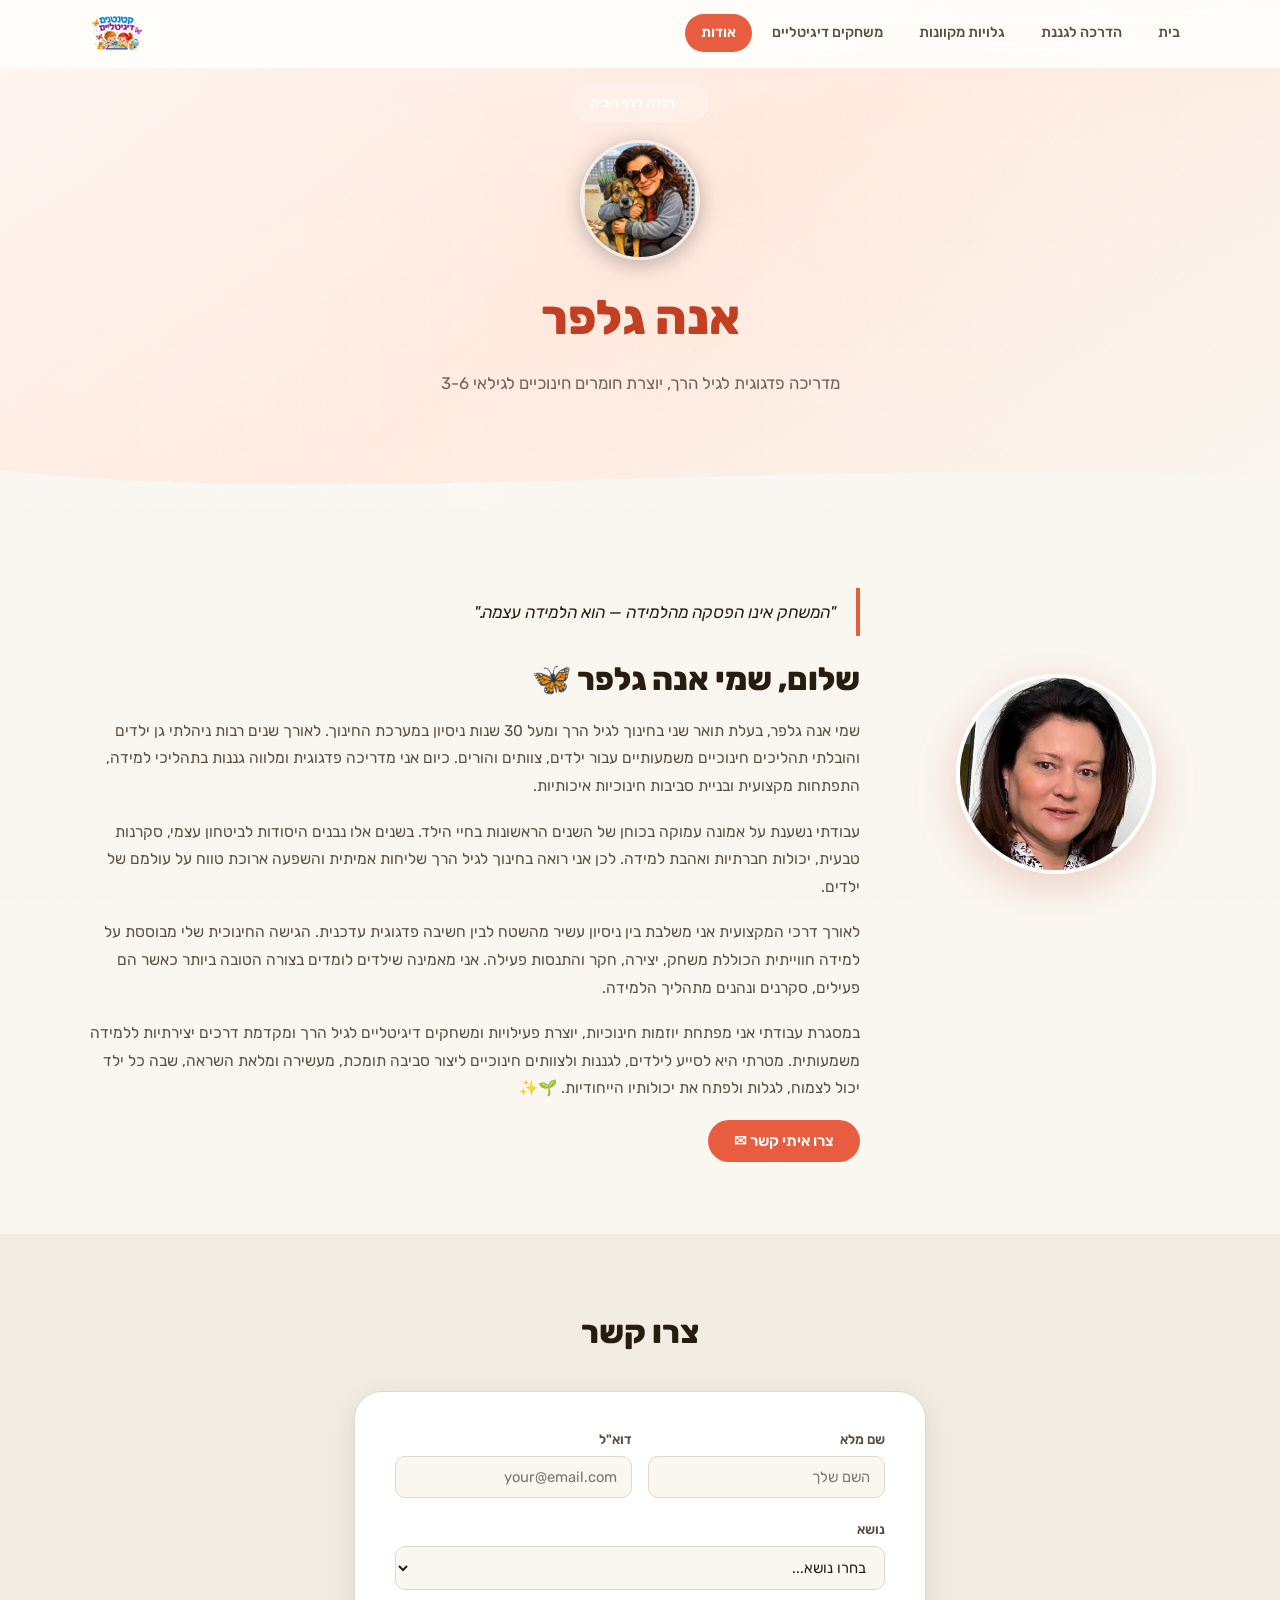
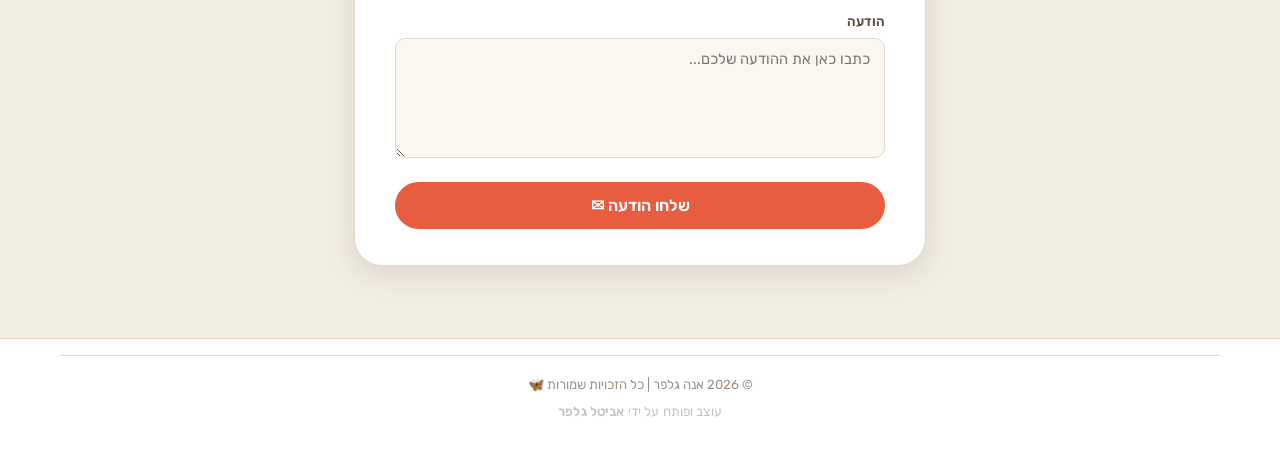
<file: about.html>
<!DOCTYPE html>
<html lang="he" dir="rtl">
<head>
  <meta charset="UTF-8" />
  <meta name="viewport" content="width=device-width, initial-scale=1.0" />
  <meta name="description" content="אנה גלפר | גננת ומחנכת לגיל הרך. קצת עליי, על הדרך שלי וצור קשר." />
  <title>אודות אנה גלפר | מרחב הלמידה</title>
  <link rel="stylesheet" href="style.css" />
  <script async src="https://www.googletagmanager.com/gtag/js?id=G-6GPE6BY9J5"></script>
  <script>
    window.dataLayer = window.dataLayer || [];
    function gtag(){dataLayer.push(arguments);}
    gtag('js', new Date());
    gtag('config', 'G-6GPE6BY9J5');
  </script>
</head>
<body data-page="about">

  <!-- ═══════════════ HEADER ═══════════════ -->
  <header class="site-header" id="siteHeader">
    <div class="container hdr-inner">
      <a href="index.html" class="hdr-brand-link">
        <img src="logo.png" alt="אנה גלפר" class="hdr-logo" />
      </a>
      <nav class="hdr-nav" aria-label="ניווט ראשי">
        <a href="index.html"         class="nav-link">בית</a>
        <a href="activities.html"    class="nav-link">הדרכה לגננת</a>
        <a href="units.html"         class="nav-link">גלויות מקוונות</a>
        <a href="games.html"         class="nav-link">משחקים דיגיטליים</a>
        <a href="about.html"         class="nav-link active">אודות</a>
      </nav>
      <button class="hdr-burger" id="burgerBtn" aria-label="פתח תפריט" aria-expanded="false">
        <span></span><span></span><span></span>
      </button>
    </div>
    <div class="hdr-mobile" id="mobileMenu" aria-hidden="true">
      <a href="index.html"         class="mobile-link">🏠 בית</a>
      <a href="activities.html"    class="mobile-link">📋 הדרכה לגננת</a>
      <a href="units.html"         class="mobile-link">📚 גלויות מקוונות</a>
      <a href="games.html"         class="mobile-link">🖥️ משחקים דיגיטליים</a>
      <a href="about.html"         class="mobile-link">👩‍🏫 אודות</a>
    </div>
  </header>

  <main>

    <!-- ═══════════════ PAGE BANNER ═══════════════ -->
    <section class="page-banner" aria-label="אודות">
      <div class="about-butterflies" aria-hidden="true">
        <span class="ab ab-1">🦋</span>
        <span class="ab ab-2">🦋</span>
        <span class="ab ab-3">🦋</span>
        <span class="ab ab-4">🦋</span>
        <span class="ab ab-5">🦋</span>
        <span class="ab ab-6">🦋</span>
        <span class="ab ab-7">🦋</span>
        <span class="ab ab-8">🦋</span>
        <span class="ab ab-9">🦋</span>
        <span class="ab ab-10">🦋</span>
        <span class="ab ab-11">🦋</span>
        <span class="ab ab-12">🦋</span>
        <span class="ab ab-13">🦋</span>
        <span class="ab ab-14">🦋</span>
        <span class="ab ab-15">🦋</span>
        <span class="ab ab-16">🦋</span>
      </div>
      <div class="page-banner-inner container">
        <a href="index.html" class="back-home-btn">&#x2190; חזרה לדף הבית</a>
        <img src="anna_shon.png" alt="אנה גלפר" class="page-banner-icon page-banner-photo" />
        <h1>אנה גלפר</h1>
        <p>מדריכה פדגוגית לגיל הרך, יוצרת חומרים חינוכיים לגילאי 3-6</p>
      </div>
      <div class="page-banner-wave" aria-hidden="true">
        <svg viewBox="0 0 1440 60" preserveAspectRatio="none" xmlns="http://www.w3.org/2000/svg">
          <path d="M0,20 C360,60 1080,0 1440,30 L1440,60 L0,60 Z" fill="#FAF7F1"/>
        </svg>
      </div>
    </section>

    <!-- ═══════════════ ABOUT ═══════════════ -->
    <section class="about-section" aria-label="קצת עליי">
      <div class="container">
        <div class="about-inner reveal">

          <!-- Visual column -->
          <aside class="about-visual">
            <img src="anna.png" alt="אנה גלפר" class="about-avatar-img" />
          </aside>

          <!-- Text column -->
          <div class="about-text">
            <blockquote class="about-quote">
              <p>"המשחק אינו הפסקה מהלמידה — הוא הלמידה עצמה."</p>
            </blockquote>

            <h2>שלום, שמי אנה גלפר 🦋</h2>

            <p>
              שמי אנה גלפר, בעלת תואר שני בחינוך לגיל הרך ומעל 30 שנות ניסיון במערכת החינוך. לאורך שנים רבות ניהלתי גן ילדים והובלתי תהליכים חינוכיים משמעותיים עבור ילדים, צוותים והורים. כיום אני מדריכה פדגוגית ומלווה גננות בתהליכי למידה, התפתחות מקצועית ובניית סביבות חינוכיות איכותיות.
            </p>

            <p>
              עבודתי נשענת על אמונה עמוקה בכוחן של השנים הראשונות בחיי הילד. בשנים אלו נבנים היסודות לביטחון עצמי, סקרנות טבעית, יכולות חברתיות ואהבת למידה. לכן אני רואה בחינוך לגיל הרך שליחות אמיתית והשפעה ארוכת טווח על עולמם של ילדים.
            </p>

            <p>
              לאורך דרכי המקצועית אני משלבת בין ניסיון עשיר מהשטח לבין חשיבה פדגוגית עדכנית. הגישה החינוכית שלי מבוססת על למידה חווייתית הכוללת משחק, יצירה, חקר והתנסות פעילה. אני מאמינה שילדים לומדים בצורה הטובה ביותר כאשר הם פעילים, סקרנים ונהנים מתהליך הלמידה.
            </p>

            <p>
              במסגרת עבודתי אני מפתחת יוזמות חינוכיות, יוצרת פעילויות ומשחקים דיגיטליים לגיל הרך ומקדמת דרכים יצירתיות ללמידה משמעותית. מטרתי היא לסייע לילדים, לגננות ולצוותים חינוכיים ליצור סביבה תומכת, מעשירה ומלאת השראה, שבה כל ילד יכול לצמוח, לגלות ולפתח את יכולותיו הייחודיות. 🌱✨
            </p>

            <button class="btn-scroll-contact" onclick="document.getElementById('contact').scrollIntoView({behavior:'smooth'})">
              צרו איתי קשר ✉
            </button>
          </div>

        </div>
      </div>
    </section>

    <!-- ═══════════════ CONTACT ═══════════════ -->
    <section class="contact-section" id="contact" aria-label="צור קשר">
      <div class="contact-inner container">
        <h2>צרו קשר</h2>

        <form class="contact-form" onsubmit="handleSubmit(event)" novalidate aria-label="טופס יצירת קשר">

          <div class="form-row">
            <div class="form-field">
              <label for="contactName">שם מלא</label>
              <input
                type="text"
                id="contactName"
                name="name"
                placeholder="השם שלך"
                required
                autocomplete="name"
              />
            </div>
            <div class="form-field">
              <label for="contactEmail">דוא"ל</label>
              <input
                type="email"
                id="contactEmail"
                name="email"
                placeholder="your@email.com"
                required
                autocomplete="email"
              />
            </div>
          </div>

          <div class="form-field">
            <label for="contactSubject">נושא</label>
            <select id="contactSubject" name="subject">
              <option value="" disabled selected>בחרו נושא...</option>
              <option value="general">שאלה כללית</option>
              <option value="collab">הצעה לשיתוף פעולה</option>
              <option value="content">בקשה לתוכן חדש</option>
              <option value="feedback">משוב על חומרים</option>
              <option value="other">אחר</option>
            </select>
          </div>

          <div class="form-field">
            <label for="contactMessage">הודעה</label>
            <textarea
              id="contactMessage"
              name="message"
              rows="5"
              placeholder="כתבו כאן את ההודעה שלכם..."
              required
            ></textarea>
          </div>

          <button type="submit" id="submitBtn">שלחו הודעה ✉</button>

        </form>
      </div>
    </section>

  </main>

  <!-- ═══════════════ FOOTER ═══════════════ -->
  <footer class="site-footer">
    <div class="container ftr-copy">
      <p>© 2026 אנה גלפר | כל הזכויות שמורות 🦋</p>
      <p class="ftr-credit">עוצב ופותח על ידי <span>אביטל גלפר</span></p>
    </div>
  </footer>

  <script src="data.js"></script>
  <script src="script.js"></script>
</body>
</html>
</file>
<file: style.css>
/* ═══════════════════════════════════════════════════════════
   style.css — Anna Galper | Complete Shared Styles
   RTL Hebrew educational site for early childhood (ages 3–6)
   ═══════════════════════════════════════════════════════════ */

/* ── Google Fonts ── */
@import url('https://fonts.googleapis.com/css2?family=Rubik:ital,wght@0,300;0,400;0,500;0,600;0,700;0,800;1,400;1,500;1,600;1,700&display=swap');

/* ══════════════════════════════════════════
   1. CSS CUSTOM PROPERTIES
══════════════════════════════════════════ */
:root {
  /* Brand colours — vivid, warm, magical */
  --coral:          #E85D40;
  --coral-dark:     #C43F22;
  --coral-soft:     #FFF0EC;
  --sage:           #3D8B60;
  --sage-dark:      #27623F;
  --sage-soft:      #EBF6EF;
  --lavender:       #7B5FC4;
  --lavender-dark:  #5B3FA8;
  --lavender-soft:  #F0ECFB;
  --amber:          #D49020;
  --amber-dark:     #A86C0A;
  --amber-soft:     #FBF3DF;
  --mint:           #35B5A2;
  --mint-dark:      #1F8E7C;
  --mint-soft:      #E6F7F5;

  /* Neutrals */
  --white:   #FFFFFF;
  --ivory:   #FFFEFB;
  --bg:      #FAF7F1;
  --bg-2:    #F2EDE2;
  --text:    #281C0E;
  --text-2:  #5A4E42;
  --text-3:  #9E9086;
  --border:  #E2D9CC;

  /* Glow tokens */
  --glow-coral:    0 20px 60px rgba(232,93,64,.30);
  --glow-sage:     0 20px 60px rgba(61,139,96,.26);
  --glow-lavender: 0 20px 60px rgba(123,95,196,.26);
  --glow-amber:    0 20px 60px rgba(212,144,32,.26);

  /* Page-level theme tokens (default = coral / home & games) */
  --page-color:      #E85D40;
  --page-color-dark: #C43F22;
  --page-color-soft: #FFF0EC;
  --page-gradient:   linear-gradient(135deg, #E85D40, #F58B6A);

  /* Shape & shadow */
  --radius:    16px;
  --radius-lg: 28px;
  --radius-xl: 40px;
  --shadow-sm: 0 2px 12px rgba(40,28,14,.07);
  --shadow:    0 8px 28px rgba(40,28,14,.11);
  --shadow-lg: 0 20px 56px rgba(40,28,14,.16);
  --shadow-xl: 0 32px 80px rgba(40,28,14,.20);

  /* Transitions */
  --t-fast: 160ms ease;
  --t-base: 300ms cubic-bezier(.34,1.56,.64,1);
  --t-slow: 460ms cubic-bezier(.34,1.56,.64,1);

  /* Header height */
  --hdr-h: 68px;
}

/* ── Per-page theme overrides ── */
body[data-page="activities"]    { --page-color:#3D8B60; --page-color-dark:#27623F; --page-color-soft:#EBF6EF; --page-gradient:linear-gradient(135deg,#27623F,#3D8B60,#72B88A); }
body[data-page="units"]         { --page-color:#7B5FC4; --page-color-dark:#5B3FA8; --page-color-soft:#F0ECFB; --page-gradient:linear-gradient(135deg,#4A2E9C,#7B5FC4,#A892E0); }
body[data-page="about"]         { --page-color:#E85D40; --page-color-dark:#C43F22; --page-color-soft:#FFF0EC; --page-gradient:linear-gradient(135deg,#C43F22,#E85D40,#F58B6A); }

/* ══════════════════════════════════════════
   2. RESET & BASE
══════════════════════════════════════════ */
*, *::before, *::after { box-sizing: border-box; margin: 0; padding: 0; }

html {
  font-size: 16px;
  scroll-behavior: smooth;
  direction: rtl;
}

body {
  font-family: 'Rubik', 'Arial Hebrew', Arial, sans-serif;
  background: var(--bg);
  color: var(--text);
  line-height: 1.65;
  -webkit-font-smoothing: antialiased;
  overflow-x: hidden;
  min-height: 100vh;
  display: flex;
  flex-direction: column;
}

main { flex: 1; }

img { max-width: 100%; display: block; }
a   { color: inherit; text-decoration: none; }
button { cursor: pointer; font-family: inherit; border: none; background: none; }
ul, ol { list-style: none; }

.container {
  max-width: 1160px;
  margin-inline: auto;
  padding-inline: 24px;
}

/* ══════════════════════════════════════════
   3. SCROLL REVEAL
══════════════════════════════════════════ */
.reveal {
  opacity: 0;
  transform: translateY(28px);
  transition: opacity 600ms ease, transform 600ms cubic-bezier(.34,1.56,.64,1);
}
.reveal.visible {
  opacity: 1;
  transform: none;
}
.delay-1 { transition-delay:  80ms; }
.delay-2 { transition-delay: 180ms; }
.delay-3 { transition-delay: 300ms; }
.delay-4 { transition-delay: 440ms; }

/* ══════════════════════════════════════════
   4. HEADER
══════════════════════════════════════════ */
#siteHeader,
.site-header {
  position: fixed;
  top: 0;
  inset-inline: 0;
  height: var(--hdr-h);
  background: rgba(255,254,251,.95);
  backdrop-filter: blur(14px);
  -webkit-backdrop-filter: blur(14px);
  border-bottom: 2px solid transparent;
  z-index: 900;
  transition: background var(--t-fast), border-color var(--t-fast), box-shadow var(--t-fast);
}
.site-header.scrolled {
  background: rgba(255,254,251,.99);
  border-bottom-color: var(--page-color);
  box-shadow: var(--shadow-sm);
}

.hdr-inner {
  display: flex;
  align-items: center;
  justify-content: flex-start;
  height: 100%;
  gap: 16px;
}

/* Nav first (right side in RTL), logo pushed to far left */
.hdr-nav   { order: 1; display: flex; align-items: center; gap: 4px; }
.hdr-brand-link { order: 2; display: flex; align-items: center; flex-shrink: 0; margin-inline-start: auto; }
.hdr-burger { order: 3; }
.hdr-logo { height: 44px; width: auto; object-fit: contain; }

.nav-link {
  display: inline-flex;
  align-items: center;
  gap: 4px;
  padding: 7px 16px;
  border-radius: 100px;
  font-size: .9rem;
  font-weight: 500;
  color: var(--text-2);
  transition: background var(--t-fast), color var(--t-fast);
  white-space: nowrap;
}
.nav-link:hover {
  background: var(--bg-2);
  color: var(--text);
}
.nav-link.active {
  background: var(--page-color);
  color: var(--white);
  font-weight: 600;
}

/* Burger button */
.hdr-burger {
  display: none;
  flex-direction: column;
  justify-content: center;
  gap: 5px;
  width: 40px;
  height: 40px;
  padding: 8px;
  border-radius: 10px;
  transition: background var(--t-fast);
  flex-shrink: 0;
}
.hdr-burger:hover { background: var(--bg-2); }
.hdr-burger span {
  display: block;
  height: 2px;
  background: var(--text);
  border-radius: 2px;
  transition: transform var(--t-fast), opacity var(--t-fast);
  transform-origin: center;
}
.hdr-burger.open span:nth-child(1) { transform: translateY(7px) rotate(45deg); }
.hdr-burger.open span:nth-child(2) { opacity: 0; transform: scaleX(0); }
.hdr-burger.open span:nth-child(3) { transform: translateY(-7px) rotate(-45deg); }

/* Mobile menu */
.hdr-mobile {
  display: none;
  flex-direction: column;
  gap: 4px;
  padding: 0 16px;
  background: rgba(249,246,239,.98);
  border-bottom: 1px solid transparent;
  backdrop-filter: blur(14px);
  -webkit-backdrop-filter: blur(14px);
  max-height: 0;
  overflow: hidden;
  transition: max-height 340ms ease, padding 300ms ease, border-color var(--t-fast);
}
.hdr-mobile.open {
  max-height: 500px;
  padding-block: 12px 18px;
  border-bottom-color: var(--border);
}
.mobile-link {
  display: block;
  padding: 11px 16px;
  border-radius: 10px;
  font-size: .95rem;
  font-weight: 500;
  color: var(--text);
  transition: background var(--t-fast);
}
.mobile-link:hover { background: var(--bg-2); }

/* ── Coming Soon ── */
body[data-coming-soon="true"] main {
  display: none;
}
.coming-soon-banner {
  display: none;
  flex-direction: column;
  align-items: center;
  justify-content: center;
  min-height: 60vh;
  text-align: center;
  gap: 1rem;
  padding: 3rem 1rem;
}
body[data-coming-soon="true"] .coming-soon-banner {
  display: flex;
}
.coming-soon-banner .csb-icon { font-size: 4rem; }
.coming-soon-banner h2 { font-size: 2rem; color: var(--accent); margin: 0; }
.coming-soon-banner p  { color: var(--text-2); font-size: 1.1rem; margin: 0; }

/* ══════════════════════════════════════════
   5. FOOTER
══════════════════════════════════════════ */
.site-footer {
  background: var(--white);
  color: var(--text-2);
  min-height: var(--hdr-h);
  display: flex;
  align-items: center;
  border-top: 1px solid var(--border);
  padding-block: 16px;
}
.ftr-copy {
  width: 100%;
  text-align: center;
  font-size: .82rem;
}
.ftr-credit {
  margin-top: 5px;
  font-size: .74rem;
  opacity: .55;
  letter-spacing: .01em;
}
.ftr-credit span {
  font-weight: 600;
  opacity: 1;
}


.ftr-copy {
  border-top: 1px solid var(--border);
  padding-block: 18px;
  text-align: center;
}
.ftr-copy p { font-size: .82rem; color: var(--text-3); }

/* ══════════════════════════════════════════
   6. HERO  (homepage only)
══════════════════════════════════════════ */
.hero {
  position: relative;
  min-height: 100svh;
  display: flex;
  flex-direction: column;
  align-items: center;
  justify-content: center;
  overflow: hidden;
  background:
    radial-gradient(ellipse 120% 65% at 50% -8%,  rgba(195,155,230,.24) 0%, transparent 58%),
    radial-gradient(ellipse 60%  55% at 6%   62%,  rgba(232,93,64,.13)   0%, transparent 52%),
    radial-gradient(ellipse 55%  50% at 96%  38%,  rgba(53,181,162,.11)  0%, transparent 50%),
    radial-gradient(ellipse 70%  60% at 50%  90%,  rgba(212,144,32,.09)  0%, transparent 55%),
    linear-gradient(175deg, #FEF4FB 0%, #FAF0F4 22%, #FAF3E8 55%, #F5EFE3 100%);
  padding-top: var(--hdr-h);
  padding-bottom: 120px;
}

/* Blobs */
.hero-deco { position: absolute; inset: 0; pointer-events: none; }
.blob {
  position: absolute;
  border-radius: 50%;
  filter: blur(80px);
  opacity: .34;
  animation: blobDrift 14s ease-in-out infinite alternate;
}
.b1 { width: 560px; height: 560px; background: radial-gradient(circle, #F5A07E 0%, #E85D40 65%); top: -160px; right: -140px; animation-duration: 13s; }
.b2 { width: 420px; height: 420px; background: radial-gradient(circle, #A8D5C0 0%, #3D8B60 65%); bottom: 30px; left: -110px; animation-duration: 11s; animation-delay: -4s; }
.b3 { width: 300px; height: 300px; background: radial-gradient(circle, #D0B8F0 0%, #7B5FC4 65%); top: 60%; left: 30%; animation-duration: 16s; animation-delay: -8s; }
/* b4: warm aura behind the logo, centered */
.b4 { width: 360px; height: 360px; background: radial-gradient(circle, rgba(255,220,185,.85) 0%, rgba(245,190,215,.55) 50%, transparent 75%); top: 12%; left: 50%; margin-left: -180px; filter: blur(60px); opacity: .55; animation-duration: 22s; animation-delay: -10s; }

/* RTL-safe blob positions */
[dir="rtl"] .b1 { right: -140px; left: auto; }
[dir="rtl"] .b2 { left: -110px; right: auto; }

@keyframes blobDrift {
  0%   { transform: translate(0, 0) scale(1); }
  33%  { transform: translate(28px, -22px) scale(1.04); }
  66%  { transform: translate(-18px, 16px) scale(0.97); }
  100% { transform: translate(14px, 32px) scale(1.02); }
}

/* Sparkles */
.hero-sparkles { position: absolute; inset: 0; pointer-events: none; z-index: 1; }
.spark {
  position: absolute;
  font-size: 1.1rem;
  animation: sparkTwinkle 3.2s ease-in-out infinite;
  user-select: none;
  color: #C8962A;
}
.spark-1 { top: 22%; right: 34%; animation-delay: 0s; }
.spark-2 { top: 11%; left:  40%; animation-delay: .65s; font-size: .85rem; }
.spark-3 { top: 40%; right: 27%; animation-delay: 1.3s; font-size: .95rem; }
.spark-4 { top: 66%; left:  36%; animation-delay: 1.9s; }
.spark-5 { top: 28%; left:  25%; animation-delay: .35s; font-size: .75rem; }
.spark-6 { top: 74%; right: 31%; animation-delay: 2.5s; font-size: 1.05rem; }
.spark-7 { top: 52%; right: 44%; animation-delay: 1.0s; font-size: .7rem; }
.spark-8 { top: 84%; left:  44%; animation-delay: 1.6s; }

@keyframes sparkTwinkle {
  0%, 100% { opacity: 0;   transform: scale(0.4) rotate(0deg); }
  40%       { opacity: .9; transform: scale(1.3) rotate(18deg); }
  60%       { opacity: .7; transform: scale(1.0) rotate(-8deg); }
}

/* Butterflies (base — actual positions set per context via hero-logo-cluster) */
.butterfly {
  position: absolute;
  font-size: 1.6rem;
  animation: flutterFloat 6s ease-in-out infinite;
  pointer-events: none;
  user-select: none;
  filter: drop-shadow(0 2px 8px rgba(0,0,0,.10));
}

@keyframes flutterFloat {
  0%   { transform: translateY(0)     translateX(0)     rotate(-4deg) scale(1);    }
  25%  { transform: translateY(-24px) translateX(9px)   rotate(6deg)  scale(1.07); }
  50%  { transform: translateY(-12px) translateX(-6px)  rotate(-2deg) scale(0.96); }
  75%  { transform: translateY(-20px) translateX(4px)   rotate(4deg)  scale(1.03); }
  100% { transform: translateY(0)     translateX(0)     rotate(-4deg) scale(1);    }
}

/* Hero body — open, airy, no glass */
.hero-body {
  position: relative;
  z-index: 2;
  display: flex;
  flex-direction: column;
  align-items: center;
  text-align: center;
  gap: 20px;
  max-width: 680px;
  padding-inline: 28px;
}

/* Logo cluster — wraps logo + orbiting butterflies */
.hero-logo-cluster {
  position: relative;
  width: 230px;
  height: 230px;
  display: flex;
  align-items: center;
  justify-content: center;
  flex-shrink: 0;
  margin-bottom: 8px;
}

/* Butterflies orbit the logo — override hero-level positions */
.hero-logo-cluster .butterfly {
  position: absolute;
  font-size: 1.6rem;
  z-index: 3;
}
.hero-logo-cluster .bf-1 { top: -10%;  right: -22%; animation-duration: 6.2s; animation-delay: 0s; }
.hero-logo-cluster .bf-2 { top:  14%;  left:  -26%; animation-duration: 7.4s; animation-delay: .9s; }
.hero-logo-cluster .bf-3 { bottom: -8%; right: -18%; animation-duration: 5.8s; animation-delay: 1.5s; }
.hero-logo-cluster .bf-4 { bottom:  6%; left:  -24%; animation-duration: 6.9s; animation-delay: 2.1s; }
.hero-logo-cluster .bf-5 { top: -14%;  left:   16%; animation-duration: 7.6s; animation-delay: .4s; }
.hero-logo-cluster .bf-6 { top:  42%;  right:  -26%; animation-duration: 5.4s; animation-delay: 2.7s; }

/* Logo */
.hero-logo-wrap { position: relative; display: inline-block; }

/* Soft halo rings behind logo */
.hero-logo-wrap::before {
  content: '';
  position: absolute;
  inset: -28px;
  border-radius: 50%;
  background: radial-gradient(circle, rgba(255,200,175,.55) 20%, rgba(210,160,235,.25) 65%, transparent 100%);
  animation: ringPulse 4s ease-in-out 1.4s infinite;
  opacity: 0;
  animation-fill-mode: forwards;
}
.hero-logo-wrap::after {
  content: '';
  position: absolute;
  inset: -16px;
  border-radius: 50%;
  border: 1.5px solid rgba(232,93,64,.20);
  animation: ringPulse 4s ease-in-out 1.8s infinite reverse;
  opacity: 0;
  animation-fill-mode: forwards;
}
@keyframes ringPulse {
  0%        { opacity: 0; transform: scale(.92); }
  20%       { opacity: 1; }
  50%       { transform: scale(1.08); opacity: .7; }
  100%      { transform: scale(.92); opacity: 0; }
}

.hero-logo {
  position: relative;
  z-index: 1;
  height: 152px;
  width: auto;
  opacity: 0;
  filter: drop-shadow(0 14px 40px rgba(232,93,64,.32));
  animation:
    logoEntrance 1.1s cubic-bezier(.34,1.56,.64,1) .35s forwards,
    logoBob      5s   ease-in-out                  1.6s infinite;
}
@keyframes logoEntrance {
  from { opacity: 0; transform: scale(.68) translateY(26px); }
  to   { opacity: 1; transform: scale(1)   translateY(0); }
}
@keyframes logoBob {
  0%, 100% { transform: translateY(0);     }
  40%       { transform: translateY(-13px); }
  70%       { transform: translateY(-5px);  }
}

/* Eyebrow */
.hero-eyebrow {
  font-size: .8rem;
  font-weight: 600;
  letter-spacing: .12em;
  text-transform: uppercase;
  color: var(--coral);
  background: rgba(255,255,255,.72);
  backdrop-filter: blur(8px);
  -webkit-backdrop-filter: blur(8px);
  padding: 6px 18px;
  border-radius: 100px;
  border: 1px solid rgba(232,93,64,.18);
  box-shadow: 0 2px 12px rgba(232,93,64,.10);
}

/* Heading */
.hero-h1 {
  display: flex;
  flex-direction: column;
  gap: 4px;
  line-height: 1.15;
}
.hero-h1-line {
  font-size: clamp(3rem, 7.8vw, 5.6rem);
  font-weight: 900;
  color: var(--text);
  letter-spacing: -.02em;
}
.hero-h1-accent {
  font-size: clamp(2.5rem, 6.2vw, 4.6rem);
  font-weight: 800;
  font-style: italic;
  letter-spacing: -.01em;
  background: linear-gradient(125deg, #E85D40 0%, #F07850 40%, #D49020 100%);
  -webkit-background-clip: text;
  -webkit-text-fill-color: transparent;
  background-clip: text;
}

/* Subtitle */
.hero-p {
  font-size: clamp(.95rem, 2vw, 1.1rem);
  color: var(--text-2);
  max-width: 500px;
  line-height: 1.75;
}

/* CTA buttons */
.hero-btns {
  display: flex;
  gap: 12px;
  flex-wrap: wrap;
  justify-content: center;
  margin-top: 4px;
}
.btn-primary {
  display: inline-flex;
  align-items: center;
  gap: 8px;
  padding: 14px 30px;
  background: var(--coral);
  color: var(--white);
  border-radius: 100px;
  font-size: 1rem;
  font-weight: 600;
  font-family: inherit;
  border: none;
  box-shadow: 0 4px 20px rgba(209,91,71,.35);
  transition: background var(--t-fast), transform var(--t-fast), box-shadow var(--t-fast);
  cursor: pointer;
}
.btn-primary:hover {
  background: var(--coral-dark);
  transform: translateY(-3px);
  box-shadow: 0 8px 28px rgba(209,91,71,.42);
}

/* Badges row */
.hero-badges {
  display: flex;
  flex-wrap: wrap;
  gap: 10px;
  justify-content: center;
  margin-top: 28px;
}
.hero-badge {
  background: rgba(255,255,255,.75);
  border: 1.5px solid rgba(123,95,196,.25);
  border-radius: 50px;
  padding: 8px 18px;
  font-size: .92rem;
  font-weight: 600;
  color: var(--lavender-dark);
  backdrop-filter: blur(6px);
  white-space: nowrap;
}


/* Hero wave — fades into the portals section overlap */
.hero-wave {
  position: absolute;
  bottom: -1px;
  left: 0;
  right: 0;
  line-height: 0;
  pointer-events: none;
  opacity: .5;
}
.hero-wave svg { width: 100%; height: 80px; display: block; }

/* ══════════════════════════════════════════
   7. PORTALS SECTION  (homepage)
══════════════════════════════════════════ */
.portals-section {
  position: relative;
  z-index: 2;
  margin-top: -72px;
  border-radius: var(--radius-xl) var(--radius-xl) 0 0;
  padding-block: 100px 120px;
  background: var(--bg);
  background-image: radial-gradient(circle, rgba(40,28,14,.048) 1px, transparent 1px);
  background-size: 26px 26px;
  box-shadow: 0 -8px 40px rgba(40,28,14,.05);
}
.portals-section .sec-eyebrow {
  display: block;
  text-align: center;
  font-size: .76rem;
  font-weight: 600;
  letter-spacing: .14em;
  text-transform: uppercase;
  color: var(--text-3);
  margin-bottom: 8px;
}
.portals-section .sec-title {
  display: block;
  text-align: center;
  font-size: clamp(1.6rem, 3.5vw, 2.4rem);
  font-weight: 800;
  color: var(--text);
  margin-bottom: 48px;
}

/* Equal 3-column grid */
.portals-bento {
  display: grid;
  grid-template-columns: repeat(3, 1fr);
  gap: 24px;
  align-items: stretch;
}

/* Base portal card */
.portal-card {
  border-radius: var(--radius-lg);
  overflow: hidden;
  cursor: pointer;
  display: flex;
  flex-direction: column;
  align-items: center;
  text-align: center;
  justify-content: flex-start;
  padding: 44px 28px 32px;
  min-height: 300px;
  position: relative;
  color: var(--white);
  text-decoration: none;
  transition: transform var(--t-base), box-shadow var(--t-base);
  box-shadow: var(--shadow);
}
.portal-card:hover {
  transform: translateY(-10px) scale(1.018) rotate(-0.8deg);
  box-shadow: var(--shadow-lg);
}
.portal-card::before {
  content: '';
  position: absolute;
  inset: 0;
  background:
    radial-gradient(circle, rgba(255,255,255,.22) 1.5px, transparent 1.5px),
    radial-gradient(circle, rgba(255,255,255,.12) 1px,   transparent 1px),
    linear-gradient(to top, rgba(0,0,0,.44) 0%, transparent 58%);
  background-size: 24px 24px, 12px 12px, 100% 100%;
  background-position: 0 0, 6px 6px, 0 0;
  pointer-events: none;
  border-radius: inherit;
}
/* Shimmer effect */
.portal-card::after {
  content: '';
  position: absolute;
  inset: 0;
  background: linear-gradient(105deg, transparent 35%, rgba(255,255,255,.22) 50%, transparent 65%);
  background-size: 220% 100%;
  background-position: -100% 0;
  border-radius: inherit;
  pointer-events: none;
  transition: background-position 550ms ease;
}
.portal-card:hover::after { background-position: 180% 0; }

.portal-card > * { position: relative; z-index: 1; }

/* XL (featured) card */
.portal-xl {
  flex: 1.4;
  min-height: 380px;
}

/* Stack of 3 smaller cards */
.portals-stack {
  flex: 1;
  display: flex;
  flex-direction: column;
  gap: 20px;
}
.portals-stack .portal-card {
  flex: 1;
  min-height: 110px;
  flex-direction: row;
  align-items: center;
  justify-content: flex-start;
  gap: 16px;
  padding: 20px 24px;
}
.portals-stack .portal-card::before {
  background:
    radial-gradient(circle, rgba(255,255,255,.22) 1.5px, transparent 1.5px),
    radial-gradient(circle, rgba(255,255,255,.12) 1px, transparent 1px),
    linear-gradient(to left, rgba(0,0,0,.32) 0%, transparent 65%);
  background-size: 24px 24px, 12px 12px, 100% 100%;
  background-position: 0 0, 6px 6px, 0 0;
}
[dir="rtl"] .portals-stack .portal-card::before {
  background:
    radial-gradient(circle, rgba(255,255,255,.22) 1.5px, transparent 1.5px),
    radial-gradient(circle, rgba(255,255,255,.12) 1px, transparent 1px),
    linear-gradient(to right, rgba(0,0,0,.32) 0%, transparent 65%);
  background-size: 24px 24px, 12px 12px, 100% 100%;
  background-position: 0 0, 6px 6px, 0 0;
}

/* Colour variants — vivid, rich, illustrated */
.portal-games { background: linear-gradient(135deg, #BF3820 0%, #E85D40 45%, #F59070 100%); }
.portal-plans { background: linear-gradient(135deg, #1E5035 0%, #3D8B60 45%, #6AB88A 100%); }
.portal-units { background: linear-gradient(135deg, #3A2090 0%, #7B5FC4 45%, #A48EE0 100%); }

/* Portal icon */
.portal-icon {
  font-size: 4.2rem;
  line-height: 1;
  display: block;
  margin-bottom: 20px;
  filter: drop-shadow(0 6px 20px rgba(0,0,0,.25));
  transition: transform var(--t-base);
}
.portal-card:hover .portal-icon { transform: scale(1.15) rotate(-5deg) translateY(-4px); }

.portals-stack .portal-icon {
  font-size: 2.4rem;
  margin-bottom: 0;
  flex-shrink: 0;
}
.portals-stack .portal-card:hover .portal-icon { transform: scale(1.12) rotate(-6deg); }

/* Portal text */
.portal-card h3 {
  font-size: 1.45rem;
  font-weight: 800;
  line-height: 1.25;
  margin-bottom: 8px;
}
.portals-stack .portal-card h3 { font-size: 1.05rem; margin-bottom: 2px; }

.portal-card p {
  font-size: .88rem;
  opacity: .88;
  line-height: 1.5;
  margin-bottom: 16px;
}
.portals-stack .portal-card p { font-size: .8rem; margin-bottom: 0; opacity: .82; }

/* Count badge */
.portal-count {
  display: inline-block;
  background: rgba(255,255,255,.25);
  border: 1px solid rgba(255,255,255,.4);
  padding: 3px 12px;
  border-radius: 100px;
  font-size: .76rem;
  font-weight: 600;
  margin-top: 8px;
}

/* Arrow */
.portal-arrow {
  margin-top: auto;
  margin-inline-start: 0;
  font-size: 1.4rem;
  opacity: .72;
  transition: transform var(--t-fast), opacity var(--t-fast);
}
.portal-card:hover .portal-arrow { transform: translateY(-4px); opacity: 1; }
[dir="rtl"] .portal-card:hover .portal-arrow { transform: translateY(-4px); }

/* ══════════════════════════════════════════
   8. HOME ABOUT BAND
══════════════════════════════════════════ */
.home-about-band {
  background: var(--bg);
  padding-block: 36px;
  position: relative;
  overflow: hidden;
}
.home-about-inner {
  display: flex;
  flex-direction: column;
  align-items: center;
  text-align: center;
  gap: 20px;
  max-width: 380px;
  margin: 0 auto;
}
.home-about-avatar {
  border-radius: 50%;
  width: 130px;
  height: 130px;
  object-fit: cover;
  object-position: center 15%;
  flex-shrink: 0;
  border: 4px solid rgba(232,93,64,.25);
  box-shadow: 0 8px 32px rgba(232,93,64,.20);
  animation: avatarBreathe 4.5s ease-in-out infinite;
}

.page-banner-photo {
  border-radius: 50%;
  width: 120px;
  height: 120px;
  object-fit: cover;
  object-position: center 15%;
  border: 3px solid rgba(255,255,255,.5);
  box-shadow: 0 4px 20px rgba(0,0,0,.15);
  display: block;
  margin: 0 auto 10px;
}

body[data-page="about"] .page-banner {
  padding-top: calc(var(--hdr-h) + 16px);
}
.home-about-text { width: 100%; }
.home-about-text h2 {
  font-size: 1.35rem;
  font-weight: 700;
  margin-bottom: 10px;
  color: var(--text);
}
.home-about-text p {
  font-size: .95rem;
  color: var(--text-2);
  line-height: 1.75;
}
.home-about-link {
  display: inline-flex;
  align-items: center;
  gap: 6px;
  margin-top: 14px;
  padding: 9px 22px;
  background: var(--coral);
  color: var(--white);
  border-radius: 100px;
  font-size: .88rem;
  font-weight: 600;
  transition: background var(--t-fast), transform var(--t-fast);
}
.home-about-link:hover { background: var(--coral-dark); transform: translateY(-2px); }

/* ══════════════════════════════════════════
   9. PAGE BANNER  (content pages)
══════════════════════════════════════════ */
.page-banner {
  background: var(--page-gradient);
  padding-top: calc(var(--hdr-h) + 60px);
  padding-bottom: 0;
  position: relative;
  overflow: hidden;
  text-align: center;
}
.page-banner::before {
  content: '';
  position: absolute;
  inset: 0;
  background:
    radial-gradient(ellipse 70% 55% at 50% -10%, rgba(255,255,255,.22) 0%, transparent 65%),
    radial-gradient(circle, rgba(255,255,255,.18) 1.5px, transparent 1.5px),
    radial-gradient(circle, rgba(255,255,255,.10) 1px,   transparent 1px);
  background-size: 100% 100%, 26px 26px, 13px 13px;
  background-position: 0 0, 0 0, 6px 6px;
  pointer-events: none;
}

.page-banner-inner {
  position: relative;
  z-index: 1;
  padding-bottom: 52px;
  padding-inline: 24px;
}

.back-home-btn {
  display: inline-flex;
  align-items: center;
  gap: 6px;
  margin-bottom: 18px;
  padding: 7px 16px;
  background: rgba(255,255,255,.22);
  color: #fff;
  border: 1.5px solid rgba(255,255,255,.5);
  border-radius: 100px;
  font-size: .82rem;
  font-weight: 700;
  text-decoration: none;
  backdrop-filter: blur(6px);
  transition: background .15s, border-color .15s, transform .15s;
}
.back-home-btn:hover {
  background: rgba(255,255,255,.38);
  border-color: #fff;
  transform: translateX(3px);
}

.page-banner-icon {
  font-size: 5rem;
  line-height: 1;
  display: block;
  margin-bottom: 18px;
  filter: drop-shadow(0 6px 18px rgba(0,0,0,.2));
  animation: bannerIconFloat 4s ease-in-out infinite;
}
@keyframes bannerIconFloat {
  0%, 100% { transform: translateY(0); }
  50%       { transform: translateY(-10px); }
}

.page-banner h1 {
  font-size: clamp(1.8rem, 5vw, 3rem);
  font-weight: 800;
  color: var(--white);
  margin-bottom: 12px;
  text-shadow: 0 2px 12px rgba(0,0,0,.18);
}
.page-banner p {
  font-size: clamp(.9rem, 2vw, 1.05rem);
  color: rgba(255,255,255,.88);
  max-width: 540px;
  margin-inline: auto;
  line-height: 1.72;
}

.page-banner-wave {
  display: block;
  line-height: 0;
  overflow: hidden;
}
.page-banner-wave svg { width: 100%; height: 60px; display: block; }

/* ══════════════════════════════════════════
   10. CONTENT SECTION  (filter + cards)
══════════════════════════════════════════ */
.content-section {
  padding-block: 48px 80px;
  background: var(--bg);
}

/* Filter area box */
.filter-area {
  background: var(--white);
  border: 1px solid var(--border);
  border-radius: var(--radius-lg);
  padding: 24px;
  margin-bottom: 32px;
  box-shadow: var(--shadow-sm);
  display: flex;
  flex-direction: column;
  gap: 18px;
}

/* Search */
.search-wrap {
  position: relative;
  display: flex;
  align-items: center;
}
.search-icon {
  position: absolute;
  inset-inline-start: 14px;
  font-size: 1rem;
  color: var(--text-3);
  pointer-events: none;
  z-index: 1;
}
#searchInput {
  width: 100%;
  padding: 12px 42px 12px 42px;
  border: 1.5px solid var(--border);
  border-radius: 100px;
  font-family: inherit;
  font-size: .95rem;
  color: var(--text);
  background: var(--bg);
  transition: border-color var(--t-fast), box-shadow var(--t-fast);
  direction: rtl;
}
[dir="rtl"] #searchInput { padding: 12px 42px 12px 14px; }
#searchInput:focus {
  outline: none;
  border-color: var(--page-color);
  box-shadow: 0 0 0 3px color-mix(in srgb, var(--page-color) 15%, transparent);
}

#searchClear {
  position: absolute;
  inset-inline-end: 12px;
  display: none;
  font-size: 1rem;
  color: var(--text-3);
  width: 28px;
  height: 28px;
  border-radius: 50%;
  align-items: center;
  justify-content: center;
  transition: background var(--t-fast), color var(--t-fast);
  cursor: pointer;
  background: var(--bg-2);
  border: none;
  font-family: inherit;
}
#searchClear:hover { background: var(--border); color: var(--text); }

/* ── Topic tile carousel ──────────────────────────── */
.topic-pills-wrap { display: block; }

.topic-carousel-wrap {
  position: relative;
  padding-inline: 48px; /* room for arrows — tiles never get covered */
}

/* Arrow buttons */
.tcarousel-arrow {
  position: absolute;
  top: 50%;
  transform: translateY(-50%);
  z-index: 4;
  width: 38px;
  height: 38px;
  border-radius: 50%;
  border: none;
  background: var(--white);
  box-shadow: 0 2px 14px rgba(0,0,0,.16);
  color: var(--text);
  cursor: pointer;
  display: flex;
  align-items: center;
  justify-content: center;
  transition: background .15s, box-shadow .15s, transform .15s, opacity .2s;
}
.tcarousel-prev { right: 4px; }
.tcarousel-next { left:  4px; }
.tcarousel-arrow:hover {
  background: var(--page-color);
  color: var(--white);
  box-shadow: 0 4px 18px color-mix(in srgb, var(--page-color) 40%, transparent);
  transform: translateY(-50%) scale(1.1);
}
.tcarousel-arrow.tcarousel-hidden {
  opacity: 0;
  pointer-events: none;
}

/* Scrollable track */
.topic-tile-grid {
  display: flex;
  gap: 10px;
  overflow-x: auto;
  padding: 4px 8px 8px;
  scroll-snap-type: x mandatory;
  -webkit-overflow-scrolling: touch;
  scrollbar-width: none;
}
.topic-tile-grid::-webkit-scrollbar { display: none; }

/* Individual tile */
.topic-tile {
  display: flex;
  flex-direction: column;
  align-items: center;
  gap: 6px;
  padding: 16px 10px 13px;
  border-radius: 16px;
  border: 2px solid var(--border);
  background: var(--white);
  box-shadow: 0 2px 8px rgba(0,0,0,.05);
  cursor: pointer;
  font-family: inherit;
  text-align: center;
  flex: 0 0 auto;
  width: 94px;
  scroll-snap-align: start;
  transition: border-color .15s, transform .15s, box-shadow .15s, background .15s;
}
.topic-tile:hover {
  border-color: var(--page-color);
  transform: translateY(-3px);
  box-shadow: 0 8px 20px rgba(0,0,0,.10);
}
.topic-tile.active {
  background: var(--page-color-soft);
  border-color: var(--page-color);
  border-width: 2.5px;
  box-shadow: 0 4px 14px color-mix(in srgb, var(--page-color) 20%, transparent);
  transform: translateY(-2px);
}

.tt-icon { font-size: 1.8rem; line-height: 1; }
.tt-img  { width: 52px; height: 52px; object-fit: contain; display: block; mix-blend-mode: multiply; }

/* Tile with full background image */
.topic-tile--bg {
  background-size: cover;
  background-position: center;
  background-repeat: no-repeat;
  justify-content: flex-end;
  min-height: 110px;
  border: 2.5px solid transparent;
  box-shadow: 0 4px 16px rgba(0,0,0,.18);
  overflow: hidden;
}
.topic-tile--bg:hover {
  box-shadow: 0 8px 24px rgba(0,0,0,.32);
  transform: translateY(-4px) scale(1.03);
  border-color: transparent;
}
/* Active: colored ring + bright inner glow */
.topic-tile--bg.active {
  border: 3px solid var(--page-color);
  box-shadow: 0 0 0 3px var(--page-color-soft), 0 6px 20px rgba(0,0,0,.35);
  transform: translateY(-2px);
}
/* Checkmark badge on active */
.topic-tile--bg.active::before {
  content: "✓";
  position: absolute;
  top: 7px;
  left: 7px;
  width: 20px;
  height: 20px;
  background: var(--page-color);
  color: #fff;
  font-size: .65rem;
  font-weight: 800;
  border-radius: 50%;
  display: flex;
  align-items: center;
  justify-content: center;
  z-index: 2;
}
/* Text — white pill for readability */
.topic-tile--bg .tt-name {
  color: #fff;
  font-size: .78rem;
  text-shadow: 0 1px 6px rgba(0,0,0,.8);
  background: rgba(0,0,0,.32);
  border-radius: 6px;
  padding: 2px 6px;
  backdrop-filter: blur(2px);
}
.topic-tile--bg.active .tt-name { color: #fff; }
.tt-count--light {
  background: rgba(255,255,255,.28);
  color: #fff;
  backdrop-filter: blur(4px);
  font-size: .66rem;
}
.tt-name {
  font-size: .75rem;
  font-weight: 700;
  color: var(--text);
  line-height: 1.25;
}
.topic-tile.active .tt-name { color: var(--page-color-dark); }
.tt-count {
  font-size: .68rem;
  color: var(--text-2);
  background: var(--bg-2);
  border-radius: 100px;
  padding: 2px 8px;
  font-weight: 600;
}
.topic-tile.active .tt-count {
  background: color-mix(in srgb, var(--page-color) 15%, transparent);
  color: var(--page-color-dark);
}

/* Topic section headings (shown in grouped "הכל" view) */
.topic-section { margin-bottom: 36px; }
.topic-section-heading {
  display: flex;
  align-items: center;
  gap: 8px;
  margin-bottom: 16px;
  padding-bottom: 10px;
  border-bottom: 2px solid var(--page-color-soft, #eee);
}
.tsh-icon { font-size: 1.3rem; }
.tsh-name {
  font-size: 1rem;
  font-weight: 700;
  color: var(--text);
}
.tsh-count {
  font-size: .75rem;
  color: var(--text-2);
  background: var(--bg-2);
  border-radius: 100px;
  padding: 2px 9px;
  margin-inline-start: auto;
}

/* Keep legacy tpill for any remaining uses */
.tpill {
  display: inline-flex;
  align-items: center;
  gap: 5px;
  padding: 6px 14px;
  border-radius: 100px;
  font-size: .84rem;
  font-weight: 500;
  border: 1.5px solid var(--border);
  background: var(--bg);
  color: var(--text-2);
  transition: background var(--t-fast), color var(--t-fast), border-color var(--t-fast);
  cursor: pointer;
  white-space: nowrap;
  font-family: inherit;
}
.tpill:hover {
  background: var(--page-color-soft);
  border-color: var(--page-color);
  color: var(--page-color-dark);
}
.tpill.active {
  background: var(--page-color);
  border-color: var(--page-color);
  color: var(--white);
  font-weight: 600;
}

/* Group sub-filter pills */
.group-pills-wrap {
  display: flex;
  flex-wrap: wrap;
  gap: 8px;
  animation: fadeSlideDown 220ms ease;
}

@keyframes fadeSlideDown {
  from { opacity: 0; transform: translateY(-8px); }
  to   { opacity: 1; transform: translateY(0); }
}

.gpill {
  display: inline-flex;
  align-items: center;
  gap: 5px;
  padding: 6px 14px;
  border-radius: 100px;
  font-size: .84rem;
  font-weight: 500;
  border: 1.5px solid var(--border);
  background: var(--bg);
  color: var(--text-2);
  transition: background var(--t-fast), color var(--t-fast), border-color var(--t-fast);
  cursor: pointer;
  white-space: nowrap;
  font-family: inherit;
}
.gpill:hover {
  background: var(--page-color-soft);
  border-color: var(--page-color);
  color: var(--page-color-dark);
}
.gpill.active {
  background: var(--page-color);
  border-color: var(--page-color);
  color: var(--white);
  font-weight: 600;
}

/* Filter row (age pills + clear) */
.filter-row {
  display: flex;
  align-items: center;
  gap: 12px;
  flex-wrap: wrap;
}
/* Clear filter button */
.btn-clear {
  margin-inline-start: auto;
  display: inline-flex;
  align-items: center;
  gap: 6px;
  padding: 6px 14px;
  border-radius: 100px;
  font-size: .82rem;
  font-weight: 500;
  color: var(--text-3);
  border: 1.5px solid var(--border);
  background: var(--bg);
  transition: background var(--t-fast), color var(--t-fast), border-color var(--t-fast);
  cursor: pointer;
  white-space: nowrap;
  font-family: inherit;
}
.btn-clear:hover {
  background: var(--bg-2);
  color: var(--text);
  border-color: var(--text-3);
}

/* Results count */
#resultsCount {
  font-size: .84rem;
  color: var(--text-3);
  font-weight: 500;
  min-height: 1.2em;
  margin-bottom: 4px;
}

/* ══════════════════════════════════════════
   11. RESOURCE CARDS
══════════════════════════════════════════ */
/* Cards grid — now a block container;
   the actual grid lives in .cards-group-grid (supports grouped layout) */
#cardsGrid {
  display: block;
}

/* ── Flat list (no groups): direct grid ── */
.cards-group-grid {
  display: grid;
  grid-template-columns: repeat(auto-fill, minmax(280px, 1fr));
  gap: 20px;
}

/* ── Grouped layout ── */
.cards-group {
  margin-bottom: 48px;
}
.cards-group:last-child {
  margin-bottom: 0;
}
.cards-group-heading {
  font-size: 1.2rem;
  font-weight: 700;
  color: var(--text);
  margin-bottom: 20px;
  padding-bottom: 10px;
  border-bottom: 2px solid var(--page-color);
}

/* ── Loading state ── */
.loading-state {
  display: flex;
  flex-direction: column;
  align-items: center;
  gap: 16px;
  padding: 80px 24px;
  text-align: center;
  color: var(--text-muted);
}
.loading-spinner {
  width: 36px;
  height: 36px;
  border: 3px solid var(--border);
  border-top-color: var(--page-color);
  border-radius: 50%;
  animation: spin 0.8s linear infinite;
}
@keyframes spin { to { transform: rotate(360deg); } }

.rcard {
  background: var(--white);
  border-radius: var(--radius-lg);
  overflow: hidden;
  cursor: pointer;
  box-shadow: var(--shadow-sm);
  border: 1px solid var(--border);
  display: flex;
  flex-direction: column;
  transition: transform var(--t-base), box-shadow var(--t-base), border-color var(--t-fast);
}
.rcard:hover {
  transform: translateY(-10px) rotate(-1.2deg) scale(1.015);
  box-shadow: var(--shadow-lg);
  border-color: transparent;
}

/* Type-specific coloured glow */
.rcard[data-type="משחק דיגיטלי"]:hover { box-shadow: 0 18px 52px rgba(209,91,71,.28); }
.rcard[data-type="מערך פעילות"]:hover  { box-shadow: 0 18px 52px rgba(69,122,90,.25); }
.rcard[data-type="יחידת תוכן"]:hover   { box-shadow: 0 18px 52px rgba(123,110,168,.25); }
.rcard:focus {
  outline: 3px solid var(--page-color);
  outline-offset: 2px;
}

/* Thumbnail */
.rcard-thumb {
  width: 100%;
  aspect-ratio: 4 / 3;
  overflow: hidden;
  background: var(--bg-2);
  display: flex;
  align-items: center;
  justify-content: center;
  flex-shrink: 0;
  position: relative;
}
.rcard-thumb img {
  width: 100%;
  height: 100%;
  object-fit: cover;
  transition: transform 420ms ease;
}
.rcard:hover .rcard-thumb img { transform: scale(1.08); }

.rcard-emoji {
  font-size: 3.8rem;
  line-height: 1;
  user-select: none;
  filter: drop-shadow(0 4px 12px rgba(0,0,0,.14));
  transition: transform var(--t-base);
  transform: rotate(-4deg);
  position: relative;
  z-index: 1;
}
.rcard:hover .rcard-emoji { transform: rotate(4deg) scale(1.15); }

/* Like button — sits in the tags row, same pill shape as rtag */
.rcard-tags { align-items: center; }
.rcard-like {
  display: inline-flex;
  align-items: center;
  gap: 4px;
  padding: 3px 9px;
  border-radius: 100px;
  border: 1.5px solid rgba(220,100,100,.25);
  background: #fff5f5;
  color: #b04040;
  font-size: .72rem;
  font-weight: 600;
  cursor: pointer;
  transition: background var(--t-fast), border-color var(--t-fast), transform var(--t-fast);
  white-space: nowrap;
}
.rcard-like:hover {
  background: #ffe4e4;
  border-color: rgba(200,70,70,.4);
  transform: scale(1.06);
}
.rcard-like.liked {
  background: #ffd6d6;
  border-color: rgba(190,50,50,.45);
  color: #c0392b;
}
.like-icon {
  font-size: .85rem;
  line-height: 1;
  transition: transform 200ms cubic-bezier(.36,.07,.19,.97);
}
.rcard-like:active .like-icon { transform: scale(1.5); }
.like-count {
  font-size: .7rem;
  font-weight: 700;
}

/* Per-type thumb backgrounds — illustrated feel with blobs */
.rcard[data-type="משחק דיגיטלי"] .rcard-thumb {
  background:
    radial-gradient(ellipse 60% 50% at 25% 40%, rgba(232,93,64,.30) 0%, transparent 65%),
    radial-gradient(ellipse 50% 60% at 80% 65%, rgba(240,120,80,.22) 0%, transparent 60%),
    #FFF2EE;
}
.rcard[data-type="מערך פעילות"]  .rcard-thumb {
  background:
    radial-gradient(ellipse 60% 50% at 30% 40%, rgba(61,139,96,.28) 0%, transparent 65%),
    radial-gradient(ellipse 50% 60% at 75% 70%, rgba(106,184,138,.20) 0%, transparent 60%),
    #EEF7F1;
}
.rcard[data-type="יחידת תוכן"]   .rcard-thumb {
  background:
    radial-gradient(ellipse 60% 50% at 30% 40%, rgba(123,95,196,.28) 0%, transparent 65%),
    radial-gradient(ellipse 50% 60% at 75% 65%, rgba(164,142,224,.20) 0%, transparent 60%),
    #F0EDFB;
}
/* Card body */
.rcard-body {
  padding: 18px 20px 20px;
  display: flex;
  flex-direction: column;
  flex: 1;
  gap: 8px;
}

/* Tags */
.rcard-tags {
  display: flex;
  flex-wrap: wrap;
  gap: 5px;
}
.rtag {
  display: inline-flex;
  align-items: center;
  padding: 3px 10px;
  border-radius: 100px;
  font-size: .72rem;
  font-weight: 600;
  white-space: nowrap;
}
.rtag-games { background: #FFF0EC; color: #C43F22; }
.rtag-plans { background: #EBF6EF; color: #27623F; }
.rtag-units { background: #F0ECFB; color: #5B3FA8; }
.rtag-topic { background: var(--bg-2); color: var(--text-2); }

/* Card text */
.rcard-body h3 {
  font-size: 1rem;
  font-weight: 700;
  color: var(--text);
  line-height: 1.35;
  margin-top: 2px;
}
.rcard-body p {
  font-size: .86rem;
  color: var(--text-2);
  line-height: 1.62;
  flex: 1;
}

/* CTA button */
.rcard-btn {
  display: inline-flex;
  align-items: center;
  justify-content: center;
  gap: 6px;
  margin-top: 10px;
  padding: 9px 18px;
  border-radius: 100px;
  font-size: .86rem;
  font-weight: 600;
  transition: filter var(--t-fast), transform var(--t-fast);
  align-self: flex-start;
  color: var(--white);
}
.rcard-btn:hover { filter: brightness(1.08); transform: translateY(-2px); }
.rcard-btn-games { background: linear-gradient(135deg, var(--coral-dark), var(--coral)); }
.rcard-btn-plans { background: linear-gradient(135deg, var(--sage-dark),     var(--sage)); }
.rcard-btn-units { background: linear-gradient(135deg, var(--lavender-dark), var(--lavender)); }

/* Buttons row */
.rcard-actions {
  display: flex;
  flex-direction: row;
  justify-content: space-between;
  margin-top: 10px;
  flex-wrap: wrap;
}
.rcard-actions .rcard-btn {
  margin-top: 0;
}
/* Share button — same pill, slightly muted */
.rcard-share {
  opacity: .75;
}
.rcard-share:hover {
  opacity: 1;
  filter: brightness(1.08);
}
.rcard-share--copied {
  opacity: 1;
}

/* Search highlight */
mark.search-mark {
  background: #FFE082;
  color: var(--text);
  border-radius: 3px;
  padding: 0 2px;
}

/* Empty state */
.empty-state {
  grid-column: 1 / -1;
  display: flex;
  flex-direction: column;
  align-items: center;
  justify-content: center;
  gap: 16px;
  padding: 80px 24px;
  text-align: center;
}
.es-icon { font-size: 4rem; line-height: 1; }
.empty-state p {
  font-size: 1rem;
  color: var(--text-3);
  max-width: 300px;
  line-height: 1.6;
}

/* ══════════════════════════════════════════
   12. ABOUT PAGE
══════════════════════════════════════════ */
/* ── About page butterflies ── */
.about-butterflies {
  position: absolute;
  inset: 0;
  pointer-events: none;
  overflow: hidden;
}
.ab {
  position: absolute;
  font-size: 1.6rem;
  opacity: 0;
  animation: ab-float 8s ease-in-out infinite;
}
.ab-1  { top: 12%; left: 8%;   animation-delay: 0s;    animation-duration: 9s;  font-size: 1.4rem; }
.ab-2  { top: 55%; left: 15%;  animation-delay: 1.2s;  animation-duration: 7s;  font-size: 1.1rem; }
.ab-3  { top: 25%; left: 78%;  animation-delay: 0.5s;  animation-duration: 10s; font-size: 1.8rem; }
.ab-4  { top: 70%; left: 85%;  animation-delay: 2s;    animation-duration: 8s;  font-size: 1.2rem; }
.ab-5  { top: 40%; left: 92%;  animation-delay: 3s;    animation-duration: 11s; font-size: 1.5rem; }
.ab-6  { top: 80%; left: 40%;  animation-delay: 0.8s;  animation-duration: 9s;  font-size: 1rem;   }
.ab-7  { top: 10%; left: 55%;  animation-delay: 1.8s;  animation-duration: 7s;  font-size: 1.3rem; }
.ab-8  { top: 60%; left: 60%;  animation-delay: 4s;    animation-duration: 10s; font-size: 1.1rem; }
.ab-9  { top: 18%; left: 32%;  animation-delay: 2.5s;  animation-duration: 8s;  font-size: 1.3rem; }
.ab-10 { top: 48%; left: 5%;   animation-delay: 5s;    animation-duration: 12s; font-size: 1rem;   }
.ab-11 { top: 85%; left: 22%;  animation-delay: 1.5s;  animation-duration: 9s;  font-size: 1.4rem; }
.ab-12 { top: 35%; left: 48%;  animation-delay: 3.5s;  animation-duration: 7s;  font-size: 0.9rem; }
.ab-13 { top: 72%; left: 72%;  animation-delay: 0.3s;  animation-duration: 11s; font-size: 1.6rem; }
.ab-14 { top: 8%;  left: 88%;  animation-delay: 4.5s;  animation-duration: 8s;  font-size: 1.2rem; }
.ab-15 { top: 90%; left: 55%;  animation-delay: 2.2s;  animation-duration: 10s; font-size: 1rem;   }
.ab-16 { top: 52%; left: 28%;  animation-delay: 6s;    animation-duration: 9s;  font-size: 1.5rem; }

@keyframes ab-float {
  0%   { opacity: 0;    transform: translate(0, 0)       scaleX(1)  rotate(-5deg); }
  10%  { opacity: 0.55; }
  30%  { transform: translate(-18px, -22px) scaleX(-1) rotate(8deg); }
  50%  { transform: translate(12px,  -38px) scaleX(1)  rotate(-6deg); opacity: 0.5; }
  70%  { transform: translate(-8px,  -20px) scaleX(-1) rotate(5deg); }
  90%  { opacity: 0.45; }
  100% { opacity: 0;    transform: translate(0, 0)       scaleX(1)  rotate(-5deg); }
}

.about-section {
  padding-block: 72px;
  background: var(--bg);
  position: relative;
  overflow: hidden;
}
.about-inner {
  display: grid;
  grid-template-columns: 280px 1fr;
  gap: 56px;
  align-items: start;
}
.about-visual {
  display: flex;
  flex-direction: column;
  align-items: center;
  gap: 20px;
  position: sticky;
  top: calc(var(--hdr-h) + 24px);
}
.about-avatar {
  width: 180px;
  height: 180px;
  border-radius: 50%;
  background: var(--page-gradient);
  display: flex;
  align-items: center;
  justify-content: center;
  font-size: 5rem;
  box-shadow: 0 12px 40px rgba(209,91,71,.25);
  border: 4px solid rgba(255,255,255,.85);
  animation: avatarBreathe 4.5s ease-in-out infinite;
}
.about-avatar-img {
  width: 200px;
  height: 200px;
  border-radius: 50%;
  object-fit: cover;
  box-shadow: 0 12px 40px rgba(209,91,71,.25);
  border: 4px solid rgba(255,255,255,.85);
  animation: avatarBreathe 4.5s ease-in-out infinite;
}
@keyframes avatarBreathe {
  0%, 100% { transform: scale(1);    box-shadow: 0 12px 40px rgba(209,91,71,.25); }
  50%       { transform: scale(1.05); box-shadow: 0 20px 56px rgba(209,91,71,.38); }
}
.about-tags {
  display: flex;
  flex-wrap: wrap;
  gap: 8px;
  justify-content: center;
}
.about-tag {
  display: inline-flex;
  align-items: center;
  padding: 6px 14px;
  border-radius: 100px;
  font-size: .78rem;
  font-weight: 600;
  background: var(--page-color-soft);
  color: var(--page-color-dark);
  border: 1px solid rgba(209,91,71,.18);
}
.about-text { display: flex; flex-direction: column; gap: 18px; }
.about-text h2 {
  font-size: clamp(1.5rem, 3vw, 2rem);
  font-weight: 800;
  color: var(--text);
  line-height: 1.2;
}
.about-text p {
  font-size: .97rem;
  color: var(--text-2);
  line-height: 1.78;
}
.about-quote {
  border-inline-start: 4px solid var(--coral);
  padding-inline-start: 20px;
  padding-block: 10px;
  margin-block: 6px;
}
.about-quote p {
  font-style: italic;
  font-size: 1.05rem;
  color: var(--text);
  line-height: 1.7;
}
.btn-scroll-contact {
  display: inline-flex;
  align-items: center;
  gap: 8px;
  padding: 12px 26px;
  background: var(--page-color);
  color: var(--white);
  border-radius: 100px;
  font-size: .95rem;
  font-weight: 600;
  align-self: flex-start;
  transition: background var(--t-fast), transform var(--t-fast);
  cursor: pointer;
  border: none;
  font-family: inherit;
}
.btn-scroll-contact:hover { background: var(--page-color-dark); transform: translateY(-3px); }

/* Contact section */
.contact-section {
  background: var(--bg-2);
  padding-block: 72px;
}
.contact-inner { max-width: 620px; margin-inline: auto; }
.contact-section h2 {
  font-size: clamp(1.5rem, 3vw, 2rem);
  font-weight: 800;
  color: var(--text);
  margin-bottom: 32px;
  text-align: center;
}
.contact-form {
  background: var(--white);
  border-radius: var(--radius-lg);
  padding: 36px 40px;
  box-shadow: var(--shadow);
  border: 1px solid var(--border);
  display: flex;
  flex-direction: column;
  gap: 20px;
}
.form-row { display: grid; grid-template-columns: 1fr 1fr; gap: 16px; }
.form-field { display: flex; flex-direction: column; gap: 6px; }
.form-field label { font-size: .84rem; font-weight: 600; color: var(--text-2); }
.form-field input,
.form-field select,
.form-field textarea {
  padding: 11px 14px;
  border: 1.5px solid var(--border);
  border-radius: 10px;
  font-family: inherit;
  font-size: .92rem;
  color: var(--text);
  background: var(--bg);
  transition: border-color var(--t-fast), box-shadow var(--t-fast);
  direction: rtl;
  width: 100%;
}
.form-field input:focus,
.form-field select:focus,
.form-field textarea:focus {
  outline: none;
  border-color: var(--page-color);
  box-shadow: 0 0 0 3px rgba(209,91,71,.1);
}
.form-field textarea { resize: vertical; min-height: 120px; }
#submitBtn {
  width: 100%;
  padding: 14px;
  background: var(--page-color);
  color: var(--white);
  border-radius: 100px;
  font-size: 1rem;
  font-weight: 600;
  font-family: inherit;
  border: none;
  cursor: pointer;
  transition: background var(--t-fast), transform var(--t-fast);
  margin-top: 4px;
}
#submitBtn:hover:not(:disabled) { background: var(--page-color-dark); transform: translateY(-2px); }
#submitBtn:disabled { opacity: .7; cursor: not-allowed; }

/* ══════════════════════════════════════════
   13. UTILITY
══════════════════════════════════════════ */
.sec-eyebrow {
  font-size: .76rem;
  font-weight: 600;
  letter-spacing: .14em;
  text-transform: uppercase;
  color: var(--text-3);
  margin-bottom: 6px;
  display: block;
}
.sec-title {
  font-size: clamp(1.5rem, 3.5vw, 2.2rem);
  font-weight: 800;
  color: var(--text);
  line-height: 1.2;
  margin-bottom: 32px;
}

/* ══════════════════════════════════════════
   14. RESPONSIVE
══════════════════════════════════════════ */

/* 960px */
@media (max-width: 960px) {
  .portals-bento { gap: 16px; }
  .portal-card { min-height: 260px; padding: 36px 20px 28px; }

  .about-inner { grid-template-columns: 1fr; }
  .about-visual { position: static; flex-direction: row; flex-wrap: wrap; justify-content: center; }
}

/* 768px */
@media (max-width: 768px) {
  :root { --hdr-h: 60px; }

  .hero-logo-cluster { width: 185px; height: 185px; }
  .hero-logo { height: 104px; }
  .portals-section { margin-top: -40px; border-radius: 28px 28px 0 0; }

  .hdr-nav    { display: none; }
  .hdr-burger { display: flex; }
  .hdr-mobile { display: flex; }

  .form-row { grid-template-columns: 1fr; }
  .contact-form { padding: 24px 20px; }

  .portals-bento { grid-template-columns: 1fr; }
  .portal-card { min-height: 200px; }

}

/* 600px */
@media (max-width: 600px) {
  .portals-bento { gap: 12px; }
  .portal-card { padding: 28px 20px 22px; }

  .cards-group-grid { grid-template-columns: 1fr; }


  .page-banner h1 { font-size: 1.7rem; }
  .portal-card { min-height: 180px; }
}

/* 480px */
@media (max-width: 480px) {
  .hero-btns { flex-direction: column; align-items: stretch; }
  .btn-primary { justify-content: center; }
  .hero-logo-cluster { width: 155px; height: 155px; }
  .hero-logo { height: 84px; }
  .hero-logo-cluster .butterfly { font-size: 1.2rem; }
  .filter-area { padding: 16px; }
  .topic-pills-wrap { gap: 6px; }
  .tpill { font-size: .78rem; padding: 5px 11px; }
  .topic-tile { width: 84px; padding: 12px 7px 10px; }
  .tt-icon { font-size: 1.4rem; }
  .tt-name { font-size: .76rem; font-weight: 800; }
  .btn-clear { margin-inline-start: 0; }
}


/* ══════════════════════════════════════════
   EMBED MODAL
══════════════════════════════════════════ */

.embed-modal {
  position: fixed;
  inset: 0;
  z-index: 1000;
  display: flex;
  align-items: center;
  justify-content: center;
  padding: 16px;
}
.embed-modal[hidden] { display: none; }

.embed-modal-backdrop {
  position: absolute;
  inset: 0;
  background: rgba(0, 0, 0, .65);
  backdrop-filter: blur(4px);
  cursor: pointer;
}

.embed-modal-box {
  position: relative;
  background: var(--white);
  border-radius: 20px;
  box-shadow: 0 32px 80px rgba(0, 0, 0, .35);
  width: min(94vw, 1080px);
  display: flex;
  flex-direction: column;
  overflow: hidden;
  animation: modal-in .22s ease;
}

.embed-modal-body {
  display: flex;
  flex-direction: row;
  flex: 1;
  min-height: 0;
}

@keyframes modal-in {
  from { opacity: 0; transform: scale(.94) translateY(14px); }
  to   { opacity: 1; transform: scale(1)   translateY(0);    }
}

.embed-modal-header {
  display: flex;
  align-items: center;
  justify-content: space-between;
  padding: 14px 20px;
  border-bottom: 1px solid var(--border);
  gap: 12px;
  flex-shrink: 0;
}

.embed-modal-title {
  font-size: 1.05rem;
  font-weight: 600;
  color: var(--text);
  margin: 0;
  flex: 1;
}

.embed-modal-close {
  width: 36px;
  height: 36px;
  border-radius: 50%;
  border: none;
  background: var(--bg-2);
  color: var(--text-2);
  font-size: 1rem;
  cursor: pointer;
  display: flex;
  align-items: center;
  justify-content: center;
  flex-shrink: 0;
  transition: background .15s, color .15s;
}
.embed-modal-close:hover { background: var(--coral); color: var(--white); }


.embed-modal-frame {
  flex: 0 0 auto;
  width: min(62%, 720px);
  aspect-ratio: 4 / 3;
}
.embed-modal-frame iframe {
  width: 100%;
  height: 100%;
  border: none;
  display: block;
}

/* ── Canva modal — הדרכה לגננת (activities page) ── */
body[data-page-type="מערך פעילות"] .embed-modal-box {
  width: min(96vw, 1100px);
  height: 92vh;
  max-height: 92vh;
}
body[data-page-type="מערך פעילות"] .embed-modal-body {
  flex: 1;
  min-height: 0;
  overflow: hidden;
  align-items: stretch;
}
body[data-page-type="מערך פעילות"] .embed-modal-frame {
  flex: 2;
  width: auto;
  aspect-ratio: auto;
  height: 100%;
  overflow: hidden;
}
body[data-page-type="מערך פעילות"] .embed-modal-frame iframe {
  width: 100%;
  height: 100%;
  border: none;
  display: block;
}

/* ── Comments panel ── */
.embed-modal-comments {
  flex: 1;
  min-width: 260px;
  display: flex;
  flex-direction: column;
  border-inline-start: 1px solid var(--border);
  background: #fafafa;
  max-height: 100%;
}

.emc-header {
  font-size: .85rem;
  font-weight: 700;
  color: var(--text);
  padding: 12px 16px 10px;
  border-bottom: 1px solid var(--border);
  flex-shrink: 0;
}

.emc-list {
  flex: 1;
  overflow-y: auto;
  padding: 10px 14px;
  display: flex;
  flex-direction: column;
  gap: 10px;
}

.emc-loading, .emc-empty {
  font-size: .8rem;
  color: var(--text-2);
  text-align: center;
  padding: 20px 0;
  margin: 0;
}

.emc-item {
  background: var(--white);
  border: 1px solid var(--border);
  border-radius: 10px;
  padding: 8px 11px;
}

.emc-item-header {
  display: flex;
  align-items: center;
  justify-content: space-between;
  margin-bottom: 4px;
  gap: 6px;
}

.emc-item-name {
  font-size: .75rem;
  font-weight: 700;
  color: var(--coral);
}

.emc-item-date {
  font-size: .68rem;
  color: var(--text-2);
  direction: ltr;
}

.emc-item-text {
  font-size: .8rem;
  color: var(--text);
  margin: 0;
  line-height: 1.45;
  word-break: break-word;
}

.emc-form {
  display: flex;
  flex-direction: column;
  gap: 7px;
  padding: 10px 14px 14px;
  border-top: 1px solid var(--border);
  flex-shrink: 0;
}

.emc-name, .emc-text {
  width: 100%;
  border: 1.5px solid var(--border);
  border-radius: 8px;
  padding: 7px 10px;
  font-size: .78rem;
  font-family: inherit;
  background: var(--white);
  color: var(--text);
  resize: none;
  transition: border-color .15s;
  box-sizing: border-box;
}

.emc-name:focus, .emc-text:focus {
  outline: none;
  border-color: var(--coral);
}

.emc-submit {
  align-self: flex-end;
  background: var(--coral);
  color: var(--white);
  border: none;
  border-radius: 8px;
  padding: 7px 14px;
  font-size: .78rem;
  font-weight: 600;
  cursor: pointer;
  transition: opacity .15s;
}

.emc-submit:hover { opacity: .85; }
.emc-submit:disabled { opacity: .5; cursor: default; }

@media (max-width: 768px) {
  .embed-modal-body { flex-direction: column; }
  .embed-modal-frame { width: 100%; }
  .embed-modal-comments { min-width: unset; max-height: 220px; border-inline-start: none; border-top: 1px solid var(--border); }
}

/* No translateY jump on touch devices for topic tiles */
@media (pointer: coarse) {
  .topic-tile:hover,
  .topic-tile.active,
  .topic-tile--bg:hover,
  .topic-tile--bg.active { transform: none; }
}

@media (max-width: 600px) {
  .embed-modal { align-items: flex-end; padding: 0; }
  .embed-modal-box {
    width: 100%;
    border-radius: 20px 20px 0 0;
    max-height: 92dvh;
    max-height: 92vh;
    overflow: hidden;
    display: flex;
    flex-direction: column;
  }
  .embed-modal-body {
    flex: 1;
    min-height: 0;
    overflow: hidden;
    display: flex;
    flex-direction: column;
  }
  .embed-modal-frame {
    flex-shrink: 0;
    max-height: 40vh;
    aspect-ratio: unset;
    height: 40vh;
  }
  .embed-modal-comments {
    flex: 1;
    min-height: 0;
    max-height: none;
    overflow-y: auto;
    -webkit-overflow-scrolling: touch;
  }
}


/* ══════════════════════════════════════════
   ✦  VISUAL MAGIC — ENHANCED INTERACTIONS
══════════════════════════════════════════ */

/* ── Noise texture overlay (makes things feel organic, less AI) ── */
body::after {
  content: '';
  position: fixed;
  inset: 0;
  background-image: url("data:image/svg+xml,%3Csvg xmlns='http://www.w3.org/2000/svg' width='200' height='200'%3E%3Cfilter id='n'%3E%3CfeTurbulence type='fractalNoise' baseFrequency='0.85' numOctaves='4' stitchTiles='stitch'/%3E%3CfeColorMatrix type='saturate' values='0'/%3E%3C/filter%3E%3Crect width='100%25' height='100%25' filter='url(%23n)'/%3E%3C/svg%3E");
  opacity: 0.022;
  pointer-events: none;
  z-index: 9500;
  mix-blend-mode: multiply;
}

/* ══════════════════════════════════════════
   ANNOUNCEMENT BANNER (רץ)
══════════════════════════════════════════ */
.announcement-bar {
  position: fixed;
  top: var(--hdr-h);
  inset-inline: 0;
  background: var(--page-color-soft);
  border-bottom: 1.5px solid color-mix(in srgb, var(--page-color) 30%, transparent);
  color: var(--page-color-dark);
  overflow: hidden;
  height: 34px;
  display: flex;
  align-items: center;
  z-index: 899;
}

body.has-announcement {
  padding-top: 34px;
}

.announcement-track {
  display: flex;
  gap: 80px;
  white-space: nowrap;
  animation: marquee-rtl 28s linear infinite;
  will-change: transform;
}

.announcement-bar:hover .announcement-track { animation-play-state: paused; }

.announcement-item {
  font-size: .82rem;
  font-weight: 700;
  letter-spacing: .01em;
  flex-shrink: 0;
}

@keyframes marquee-rtl {
  from { transform: translateX(-50%); }
  to   { transform: translateX(0); }
}

.announcement-close {
  position: absolute;
  inset-inline-start: 10px;
  top: 50%;
  transform: translateY(-50%);
  background: color-mix(in srgb, var(--page-color) 15%, transparent);
  border: none;
  color: var(--page-color-dark);
  width: 22px;
  height: 22px;
  border-radius: 50%;
  font-size: .7rem;
  cursor: pointer;
  display: flex;
  align-items: center;
  justify-content: center;
  flex-shrink: 0;
  z-index: 2;
  transition: background .15s;
}
.announcement-close:hover { background: rgba(0,0,0,.45); }

/* ── Scroll progress rainbow bar ── */
#scrollProgress {
  position: fixed;
  top: 0;
  inset-inline-start: 0;
  height: 3px;
  width: 0%;
  background: linear-gradient(90deg, #E85D40, #D49020, #7B5FC4, #35B5A2, #E85D40);
  background-size: 300% 100%;
  animation: progressRainbow 4s linear infinite;
  z-index: 9999;
  transition: width 60ms linear;
  border-radius: 0 3px 3px 0;
  box-shadow: 0 0 10px rgba(232,93,64,.5);
}
@keyframes progressRainbow {
  0%   { background-position: 0% 0%; }
  100% { background-position: 300% 0%; }
}

/* ── Scroll to top button ── */
#scrollTop {
  position: fixed;
  bottom: 28px;
  inset-inline-end: 24px;
  width: 48px;
  height: 48px;
  border-radius: 50%;
  background: linear-gradient(135deg, var(--coral), var(--coral-dark));
  color: white;
  border: none;
  font-size: 1.3rem;
  cursor: pointer;
  z-index: 800;
  display: flex;
  align-items: center;
  justify-content: center;
  box-shadow: 0 6px 24px rgba(232,93,64,.4);
  opacity: 0;
  transform: translateY(20px) scale(0.8);
  transition: opacity 300ms ease, transform 300ms cubic-bezier(.34,1.56,.64,1), filter 150ms ease;
  pointer-events: none;
}
#scrollTop.visible {
  opacity: 1;
  transform: translateY(0) scale(1);
  pointer-events: auto;
}
#scrollTop:hover { filter: brightness(1.14); transform: translateY(-4px) scale(1.08); }

/* ── Cursor sparkle ── */
.cursor-spark {
  position: fixed;
  pointer-events: none;
  z-index: 9998;
  user-select: none;
  line-height: 1;
  font-style: normal;
  animation: cursorSparkFly 0.8s ease-out forwards;
  transform-origin: center;
}
@keyframes cursorSparkFly {
  0%   { opacity: 1;   transform: translate(-50%, -50%) scale(1.3) rotate(0deg); }
  100% { opacity: 0;   transform: translate(calc(-50% + var(--dx,0px)), calc(-50% + var(--dy,-50px))) scale(0.1) rotate(120deg); }
}

/* ── Falling hearts on like ── */
.heart-particle {
  position: fixed;
  pointer-events: none;
  z-index: 9999;
  user-select: none;
  line-height: 1;
  animation: heartFall var(--dur, 1.1s) ease-in forwards;
}
@keyframes heartFall {
  0%   { opacity: 1;   transform: translate(-50%, -50%) scale(1) rotate(0deg); }
  60%  { opacity: .9; }
  100% { opacity: 0;   transform: translate(calc(-50% + var(--dx, 0px)), calc(-50% + var(--dy, 200px))) scale(0.4) rotate(25deg); }
}

/* ── Animated gradient on hero accent text ── */
.hero-h1-accent {
  background: linear-gradient(125deg, #E85D40, #F58B6A, #D49020, #F0C048, #7B5FC4, #35B5A2, #E85D40);
  background-size: 400% 400%;
  animation: heroGradient 6s ease infinite;
  -webkit-background-clip: text;
  -webkit-text-fill-color: transparent;
  background-clip: text;
}
@keyframes heroGradient {
  0%   { background-position:   0% 50%; }
  50%  { background-position: 100% 50%; }
  100% { background-position:   0% 50%; }
}

/* ── Nav link magic underline ── */
.nav-link { position: relative; }
.nav-link::after {
  content: '';
  position: absolute;
  bottom: 5px;
  inset-inline-start: 14px;
  inset-inline-end: 14px;
  height: 2px;
  background: var(--page-color);
  border-radius: 2px;
  transform: scaleX(0);
  transform-origin: center;
  transition: transform 260ms cubic-bezier(.34,1.56,.64,1);
}
.nav-link:hover::after { transform: scaleX(1); }
.nav-link.active::after { display: none; }

/* ── Wavy animated underline on section titles ── */
.portals-section .sec-title {
  position: relative;
  display: block;
  padding-bottom: 20px;
  margin-bottom: 40px;
}
.portals-section .sec-title::after {
  content: '';
  position: absolute;
  bottom: 0;
  left: 50%;
  transform: translateX(-50%);
  width: 220px;
  height: 8px;
  background-image: url("data:image/svg+xml,%3Csvg xmlns='http://www.w3.org/2000/svg' viewBox='0 0 40 8'%3E%3Cpath d='M0,4 Q5,0 10,4 Q15,8 20,4 Q25,0 30,4 Q35,8 40,4' stroke='%23E85D40' stroke-width='2.2' fill='none' stroke-linecap='round' opacity='0.55'/%3E%3C/svg%3E");
  background-size: 40px 8px;
  background-repeat: repeat-x;
  animation: wavyScroll 2s linear infinite;
}
@keyframes wavyScroll {
  from { background-position-x: 0; }
  to   { background-position-x: 40px; }
}

/* ── Portal card enhanced glow on hover ── */
.portal-games:hover { box-shadow: 0 28px 65px rgba(232,93,64,.55),  0 0 0 1px rgba(232,93,64,.18) !important; }
.portal-plans:hover { box-shadow: 0 28px 65px rgba(61,139,96,.52),  0 0 0 1px rgba(61,139,96,.15)  !important; }
.portal-units:hover { box-shadow: 0 28px 65px rgba(123,95,196,.52), 0 0 0 1px rgba(123,95,196,.15) !important; }

/* ── Resource card colored glow on hover ── */
.rcard[data-type="משחק דיגיטלי"]:hover { box-shadow: 0 22px 55px rgba(232,93,64,.30),  0 0 0 1px rgba(232,93,64,.12) !important; }
.rcard[data-type="מערך פעילות"]:hover  { box-shadow: 0 22px 55px rgba(61,139,96,.28),  0 0 0 1px rgba(61,139,96,.1)  !important; }
.rcard[data-type="יחידת תוכן"]:hover   { box-shadow: 0 22px 55px rgba(123,95,196,.28), 0 0 0 1px rgba(123,95,196,.1) !important; }

/* ── 3D tilt smooth transition reset ── */
.portal-card,
.rcard {
  will-change: transform;
  transform-style: preserve-3d;
  transition: transform 350ms cubic-bezier(.34,1.56,.64,1), box-shadow 350ms ease, border-color 150ms ease;
}
.portal-card { transition-duration: 280ms; }

/* ── Btn-primary shimmer sweep ── */
.btn-primary {
  position: relative;
  overflow: hidden;
}
.btn-primary::before {
  content: '';
  position: absolute;
  inset: 0;
  background: linear-gradient(105deg, transparent 30%, rgba(255,255,255,.28) 50%, transparent 70%);
  transform: translateX(-150%) skewX(-15deg);
  animation: btnShimmer 2.8s ease-in-out 1.2s infinite;
}
@keyframes btnShimmer {
  0%   { transform: translateX(-150%) skewX(-15deg); }
  40%  { transform: translateX(250%)  skewX(-15deg); }
  100% { transform: translateX(250%)  skewX(-15deg); }
}

/* ── Floating doodles behind hero ── */
.hero-doodles {
  position: absolute;
  inset: 0;
  pointer-events: none;
  z-index: 1;
  overflow: hidden;
}
.doodle {
  position: absolute;
  font-size: 2.2rem;
  opacity: 0.10;
  animation: doodleDrift linear infinite;
  user-select: none;
  filter: blur(0.4px);
}
.doodle:nth-child(1) { top: 12%; left:  5%;  font-size: 2.8rem; animation-duration: 22s; animation-delay: 0s; }
.doodle:nth-child(2) { top: 68%; left:  4%;  font-size: 1.8rem; animation-duration: 26s; animation-delay: -8s; }
.doodle:nth-child(3) { top: 22%; right: 4%;  font-size: 2.4rem; animation-duration: 19s; animation-delay: -4s; }
.doodle:nth-child(4) { top: 58%; right: 5%;  font-size: 2rem;   animation-duration: 28s; animation-delay: -14s; }
.doodle:nth-child(5) { top: 82%; left: 22%;  font-size: 1.5rem; animation-duration: 20s; animation-delay: -6s; }
.doodle:nth-child(6) { top:  6%; right: 20%; font-size: 1.7rem; animation-duration: 23s; animation-delay: -11s; }
.doodle:nth-child(7) { top: 44%; left:  2%;  font-size: 1.6rem; animation-duration: 17s; animation-delay: -3s; }
.doodle:nth-child(8) { top: 36%; right: 2%;  font-size: 2rem;   animation-duration: 24s; animation-delay: -17s; }
@keyframes doodleDrift {
  0%   { transform: translateY(0)     rotate(0deg)   scale(1); }
  25%  { transform: translateY(-35px) rotate(12deg)  scale(1.08); }
  50%  { transform: translateY(-20px) rotate(-8deg)  scale(0.94); }
  75%  { transform: translateY(-30px) rotate(7deg)   scale(1.05); }
  100% { transform: translateY(0)     rotate(0deg)   scale(1); }
}

/* ── Filter area - playful animated border ── */
.filter-area {
  background: linear-gradient(var(--white), var(--white)) padding-box,
              linear-gradient(135deg, var(--page-color), var(--amber), var(--lavender), var(--page-color)) border-box;
  border: 2px solid transparent !important;
  animation: borderRotate 4s linear infinite;
}
@keyframes borderRotate {
  0%   { background: linear-gradient(var(--white), var(--white)) padding-box, linear-gradient(0deg,   var(--page-color), var(--amber), var(--lavender)) border-box; }
  25%  { background: linear-gradient(var(--white), var(--white)) padding-box, linear-gradient(90deg,  var(--page-color), var(--amber), var(--lavender)) border-box; }
  50%  { background: linear-gradient(var(--white), var(--white)) padding-box, linear-gradient(180deg, var(--page-color), var(--amber), var(--lavender)) border-box; }
  75%  { background: linear-gradient(var(--white), var(--white)) padding-box, linear-gradient(270deg, var(--page-color), var(--amber), var(--lavender)) border-box; }
  100% { background: linear-gradient(var(--white), var(--white)) padding-box, linear-gradient(360deg, var(--page-color), var(--amber), var(--lavender)) border-box; }
}

/* ── Pill hover shimmer ── */
.tpill { position: relative; overflow: hidden; }
.tpill::after {
  content: '';
  position: absolute;
  inset: 0;
  background: linear-gradient(105deg, transparent 35%, rgba(255,255,255,.45) 50%, transparent 65%);
  background-size: 200% 100%;
  background-position: -100% 0;
  border-radius: inherit;
  pointer-events: none;
  transition: background-position 0.4s ease;
}
.tpill:hover::after { background-position: 100% 0; }


/* ── About avatar ring pulse ── */
.about-avatar-img {
  outline: 4px solid transparent;
  outline-offset: 6px;
  transition: outline-color 0.6s ease, outline-offset 0.6s ease;
  animation: avatarBreathe 4.5s ease-in-out infinite, avatarRing 3.5s ease-in-out infinite !important;
}
@keyframes avatarRing {
  0%, 100% { outline-color: rgba(232,93,64,.0);  outline-offset: 6px; }
  50%       { outline-color: rgba(232,93,64,.4);  outline-offset: 12px; }
}

/* ── Hero — richer blob colors ── */
.b1 { background: radial-gradient(circle, #F8907A 0%, #E85D40 50%, #C43F22 100%) !important; opacity: .40 !important; }
.b2 { background: radial-gradient(circle, #A8D5C0 0%, #3D8B60 50%, #1E5035 100%) !important; opacity: .36 !important; }
.b3 { background: radial-gradient(circle, #D8C0F5 0%, #7B5FC4 50%, #4A2E9C 100%) !important; opacity: .32 !important; }

/* ── Page banner — extra sparkle dots ── */
.page-banner::after {
  content: '';
  position: absolute;
  inset: 0;
  background:
    radial-gradient(circle at 20% 80%,  rgba(255,255,255,.18) 0%, transparent 40%),
    radial-gradient(circle at 80% 20%,  rgba(255,255,255,.18) 0%, transparent 40%),
    radial-gradient(circle at 50% 110%, rgba(255,255,255,.12) 0%, transparent 50%);
  pointer-events: none;
  z-index: 0;
}

/* ── Home about band + footer — same background, no seam ── */
.home-about-band {
  background: #F5EFE3 !important;
}

/* ── Loading state - colorful spinner ── */
.loading-spinner {
  border-color: var(--border);
  border-top-color: var(--coral);
  border-right-color: var(--lavender);
  border-bottom-color: var(--sage);
}

/* ── Empty state bounce in ── */
.empty-state { animation: emptyIn 0.6s cubic-bezier(.34,1.56,.64,1); }
@keyframes emptyIn {
  from { opacity: 0; transform: scale(.85) translateY(24px); }
  to   { opacity: 1; transform: scale(1)  translateY(0); }
}

/* ── Card reveal — spring entrance ── */
.rcard.reveal { transform: translateY(36px) scale(0.95); }
.rcard.reveal.visible { transform: translateY(0) scale(1); }

/* ── Contact form — glowing focus states ── */
.form-field input:focus,
.form-field select:focus,
.form-field textarea:focus {
  border-color: var(--page-color);
  box-shadow: 0 0 0 4px color-mix(in srgb, var(--page-color) 15%, transparent), 0 2px 12px rgba(232,93,64,.12);
}

/* ── Sparkle on portal icon hover ── */
.portal-card:hover .portal-icon {
  animation: iconSpin 0.5s cubic-bezier(.34,1.56,.64,1);
}
@keyframes iconSpin {
  0%   { transform: scale(1)    rotate(0deg); }
  40%  { transform: scale(1.22) rotate(-12deg); }
  70%  { transform: scale(1.18) rotate(8deg); }
  100% { transform: scale(1.15) rotate(-5deg) translateY(-4px); }
}


/* ══════════════════════════════════════════
   LIGHT PORTAL CARDS  +  VIDEO BACKGROUND
══════════════════════════════════════════ */

/* ── Sections: position context for the video ── */
.portals-section,
.content-section { overflow: hidden; }

/* ── Background video (portals homepage + content pages) ── */
.portals-bg-video,
.content-bg-video {
  position: absolute;
  inset: 0;
  width: 100%;
  height: 100%;
  object-fit: cover;
  opacity: 0.07;
  pointer-events: none;
  z-index: 0;
  mix-blend-mode: multiply;
}
/* Section content sits above the video */
.portals-section .container,
.content-section .container { position: relative; z-index: 1; }

/* ── Light backgrounds — games ── */
.portal-games {
  background: linear-gradient(145deg, #FFF8F5 0%, #FFE9DF 50%, #FFF2EC 100%) !important;
  color: var(--text) !important;
  border: 1.5px solid rgba(232,93,64,.20);
  box-shadow: 0 8px 30px rgba(232,93,64,.12), 0 2px 10px rgba(232,93,64,.07);
}
/* ── Light backgrounds — plans ── */
.portal-plans {
  background: linear-gradient(145deg, #F4FAF6 0%, #D5EAE0 50%, #E8F4EC 100%) !important;
  color: var(--text) !important;
  border: 1.5px solid rgba(61,139,96,.20);
  box-shadow: 0 8px 30px rgba(61,139,96,.12), 0 2px 10px rgba(61,139,96,.07);
}
/* ── Light backgrounds — units ── */
.portal-units {
  background: linear-gradient(145deg, #FAF8FF 0%, #E5D8F8 50%, #EEE8FC 100%) !important;
  color: var(--text) !important;
  border: 1.5px solid rgba(123,95,196,.20);
  box-shadow: 0 8px 30px rgba(123,95,196,.12), 0 2px 10px rgba(123,95,196,.07);
}

/* ── Replace dark dot overlay with subtle dark dots on light ── */
.portal-games::before,
.portal-plans::before,
.portal-units::before {
  background:
    radial-gradient(circle, rgba(0,0,0,.045) 1.5px, transparent 1.5px),
    radial-gradient(circle, rgba(0,0,0,.025) 1px,   transparent 1px) !important;
  background-size: 24px 24px, 12px 12px !important;
  background-position: 0 0, 6px 6px !important;
}

/* Remove dark overlay on stack cards too */
.portals-stack .portal-card::before,
[dir="rtl"] .portals-stack .portal-card::before {
  background:
    radial-gradient(circle, rgba(0,0,0,.045) 1.5px, transparent 1.5px),
    radial-gradient(circle, rgba(0,0,0,.025) 1px,   transparent 1px) !important;
  background-size: 24px 24px, 12px 12px !important;
  background-position: 0 0, 6px 6px !important;
}

/* ── Heading colors per card ── */
.portal-games h3 { color: #C43F22; }
.portal-plans h3 { color: #1E5035; }
.portal-units h3 { color: #4A2E9C; }

/* ── Body text ── */
.portal-games p,
.portal-plans p,
.portal-units p  { color: rgba(40,28,14,.70); opacity: 1 !important; }

/* ── Count badge ── */
.portal-games .portal-count {
  background: rgba(232,93,64,.13);
  border-color: rgba(232,93,64,.30);
  color: #C43F22;
}
.portal-plans .portal-count {
  background: rgba(61,139,96,.13);
  border-color: rgba(61,139,96,.30);
  color: #1E5035;
}
.portal-units .portal-count {
  background: rgba(123,95,196,.13);
  border-color: rgba(123,95,196,.30);
  color: #4A2E9C;
}

/* ── Arrow ── */
.portal-games .portal-arrow { color: #C43F22 !important; opacity: .7; }
.portal-plans .portal-arrow { color: #1E5035 !important; opacity: .7; }
.portal-units .portal-arrow { color: #4A2E9C !important; opacity: .7; }

/* ── Icon: softer shadow for light cards ── */
.portal-games .portal-icon,
.portal-plans .portal-icon,
.portal-units .portal-icon {
  filter: drop-shadow(0 4px 14px rgba(0,0,0,.14));
}

/* ── Hover glow adjusted for light cards ── */
.portal-games:hover {
  box-shadow: 0 28px 65px rgba(232,93,64,.28),  0 0 0 1.5px rgba(232,93,64,.28) !important;
}
.portal-plans:hover {
  box-shadow: 0 28px 65px rgba(61,139,96,.26),  0 0 0 1.5px rgba(61,139,96,.26) !important;
}
.portal-units:hover {
  box-shadow: 0 28px 65px rgba(123,95,196,.26), 0 0 0 1.5px rgba(123,95,196,.26) !important;
}

/* ── Shimmer on light cards: darker tone ── */
.portal-games::after,
.portal-plans::after,
.portal-units::after {
  background: linear-gradient(105deg, transparent 35%, rgba(255,255,255,.55) 50%, transparent 65%);
  background-size: 220% 100%;
  background-position: -100% 0;
}


/* ══════════════════════════════════════════
   LIGHT PAGE BANNERS  (matches portal cards)
══════════════════════════════════════════ */

/* ── Games banner (coral-light) ── */
body[data-page="games"] .page-banner {
  background: linear-gradient(145deg, #FFF5F1 0%, #FFE4D5 50%, #FFF0EA 100%);
  border-bottom: 1px solid rgba(232,93,64,.14);
}

/* ── Activities banner (green-light) ── */
body[data-page="activities"] .page-banner {
  background: linear-gradient(145deg, #F3FAF6 0%, #D2E9DC 50%, #E6F3EB 100%);
  border-bottom: 1px solid rgba(61,139,96,.14);
}

/* ── Units banner (purple-light) ── */
body[data-page="units"] .page-banner {
  background: linear-gradient(145deg, #F9F7FF 0%, #E3D5F8 50%, #EDE7FC 100%);
  border-bottom: 1px solid rgba(123,95,196,.14);
}

/* ── About banner (warm peach-light) ── */
body[data-page="about"] .page-banner {
  background: linear-gradient(145deg, #FFF8F5 0%, #FFE8DC 50%, #FAF7F1 100%);
  border-bottom: none;
}

/* ── Dark text on light banners ── */
body[data-page="games"] .page-banner h1,
body[data-page="activities"] .page-banner h1,
body[data-page="units"] .page-banner h1,
body[data-page="about"] .page-banner h1 {
  color: var(--page-color-dark);
  text-shadow: none;
}

body[data-page="games"] .page-banner p,
body[data-page="activities"] .page-banner p,
body[data-page="units"] .page-banner p,
body[data-page="about"] .page-banner p {
  color: rgba(40,28,14,.66);
}

/* ── Dark icon drop-shadow on light banners ── */
body[data-page="games"] .page-banner-icon,
body[data-page="activities"] .page-banner-icon,
body[data-page="units"] .page-banner-icon,
body[data-page="about"] .page-banner-icon {
  filter: drop-shadow(0 4px 12px rgba(0,0,0,.14));
}

/* ── Dot pattern: dark on light ── */
body[data-page="games"] .page-banner::before,
body[data-page="activities"] .page-banner::before,
body[data-page="units"] .page-banner::before {
  background:
    radial-gradient(ellipse 70% 55% at 50% -10%, rgba(255,255,255,.6) 0%, transparent 65%),
    radial-gradient(circle, rgba(0,0,0,.04)  1.5px, transparent 1.5px),
    radial-gradient(circle, rgba(0,0,0,.025) 1px,   transparent 1px);
  background-size: 100% 100%, 26px 26px, 13px 13px;
  background-position: 0 0, 0 0, 6px 6px;
}

/* ── Remove white corner glows (don't look right on light) ── */
body[data-page="games"] .page-banner::after,
body[data-page="activities"] .page-banner::after,
body[data-page="units"] .page-banner::after {
  display: none;
}
</file>
